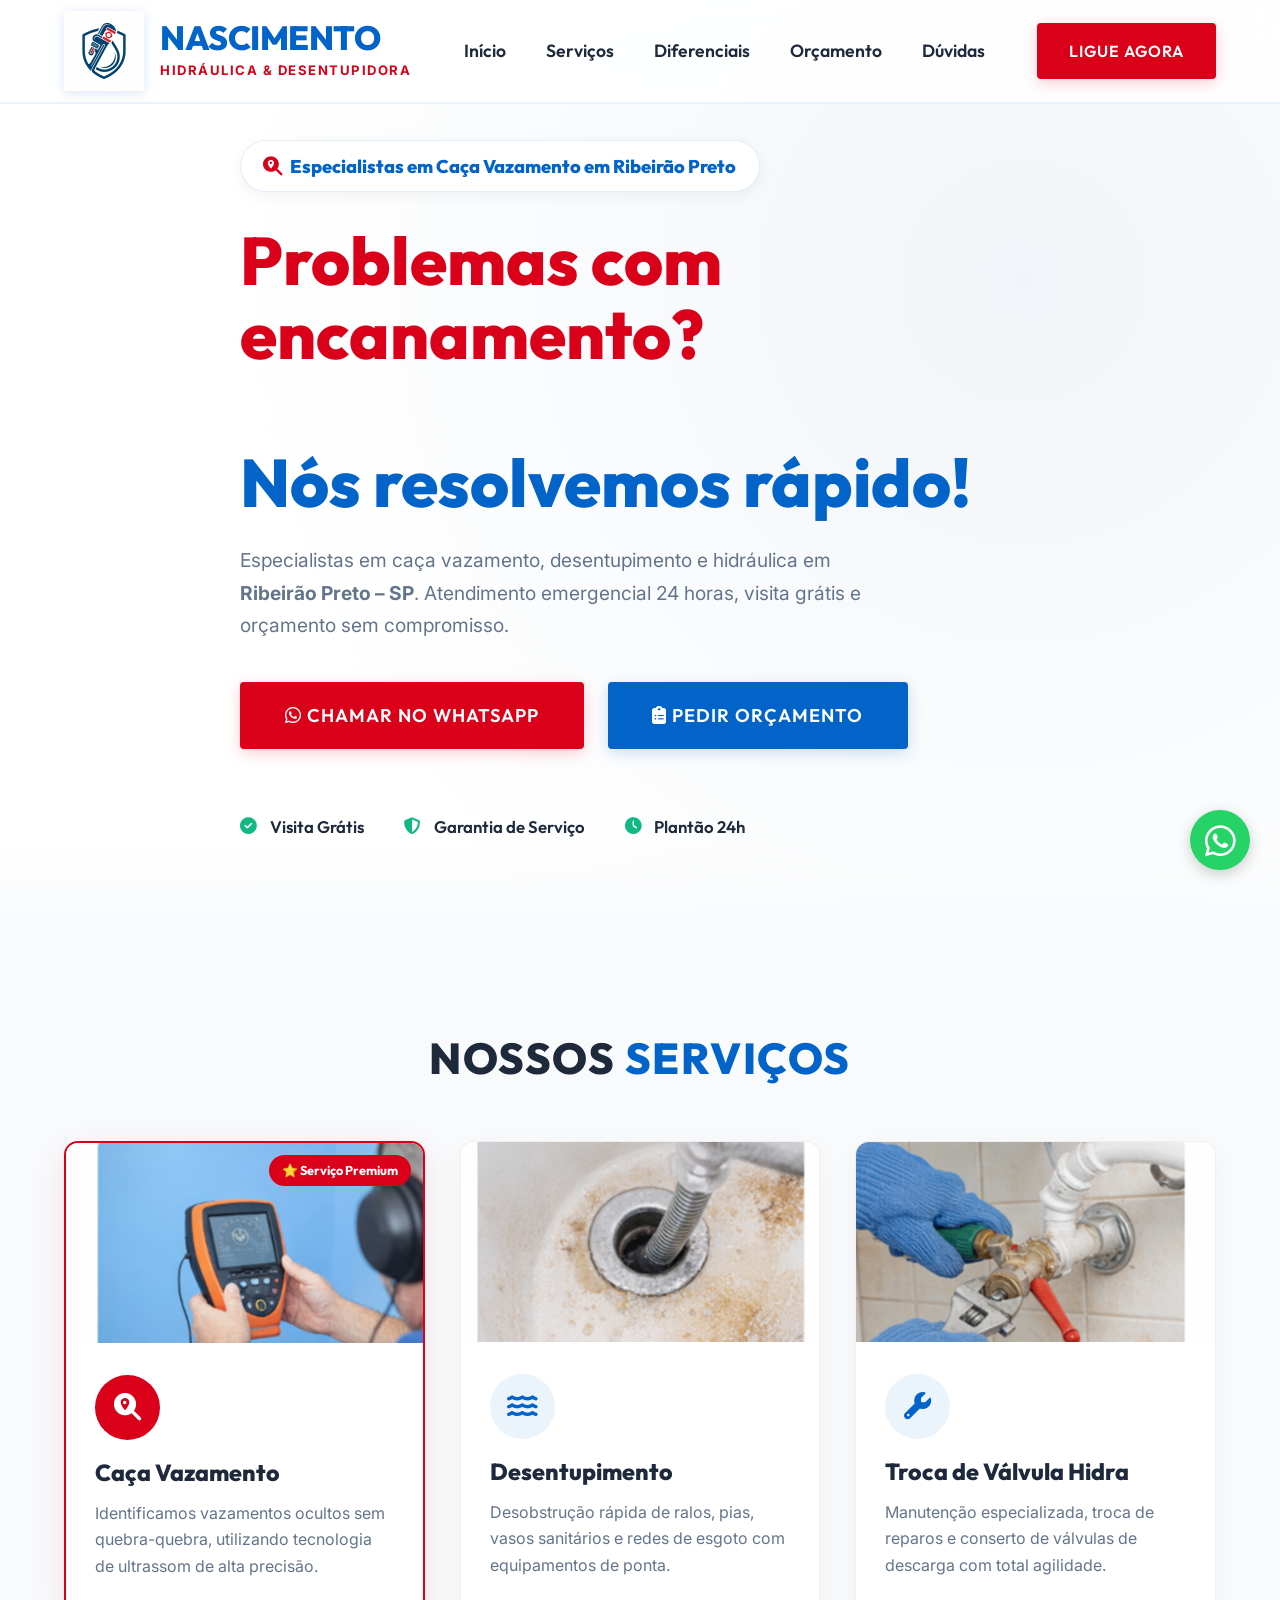
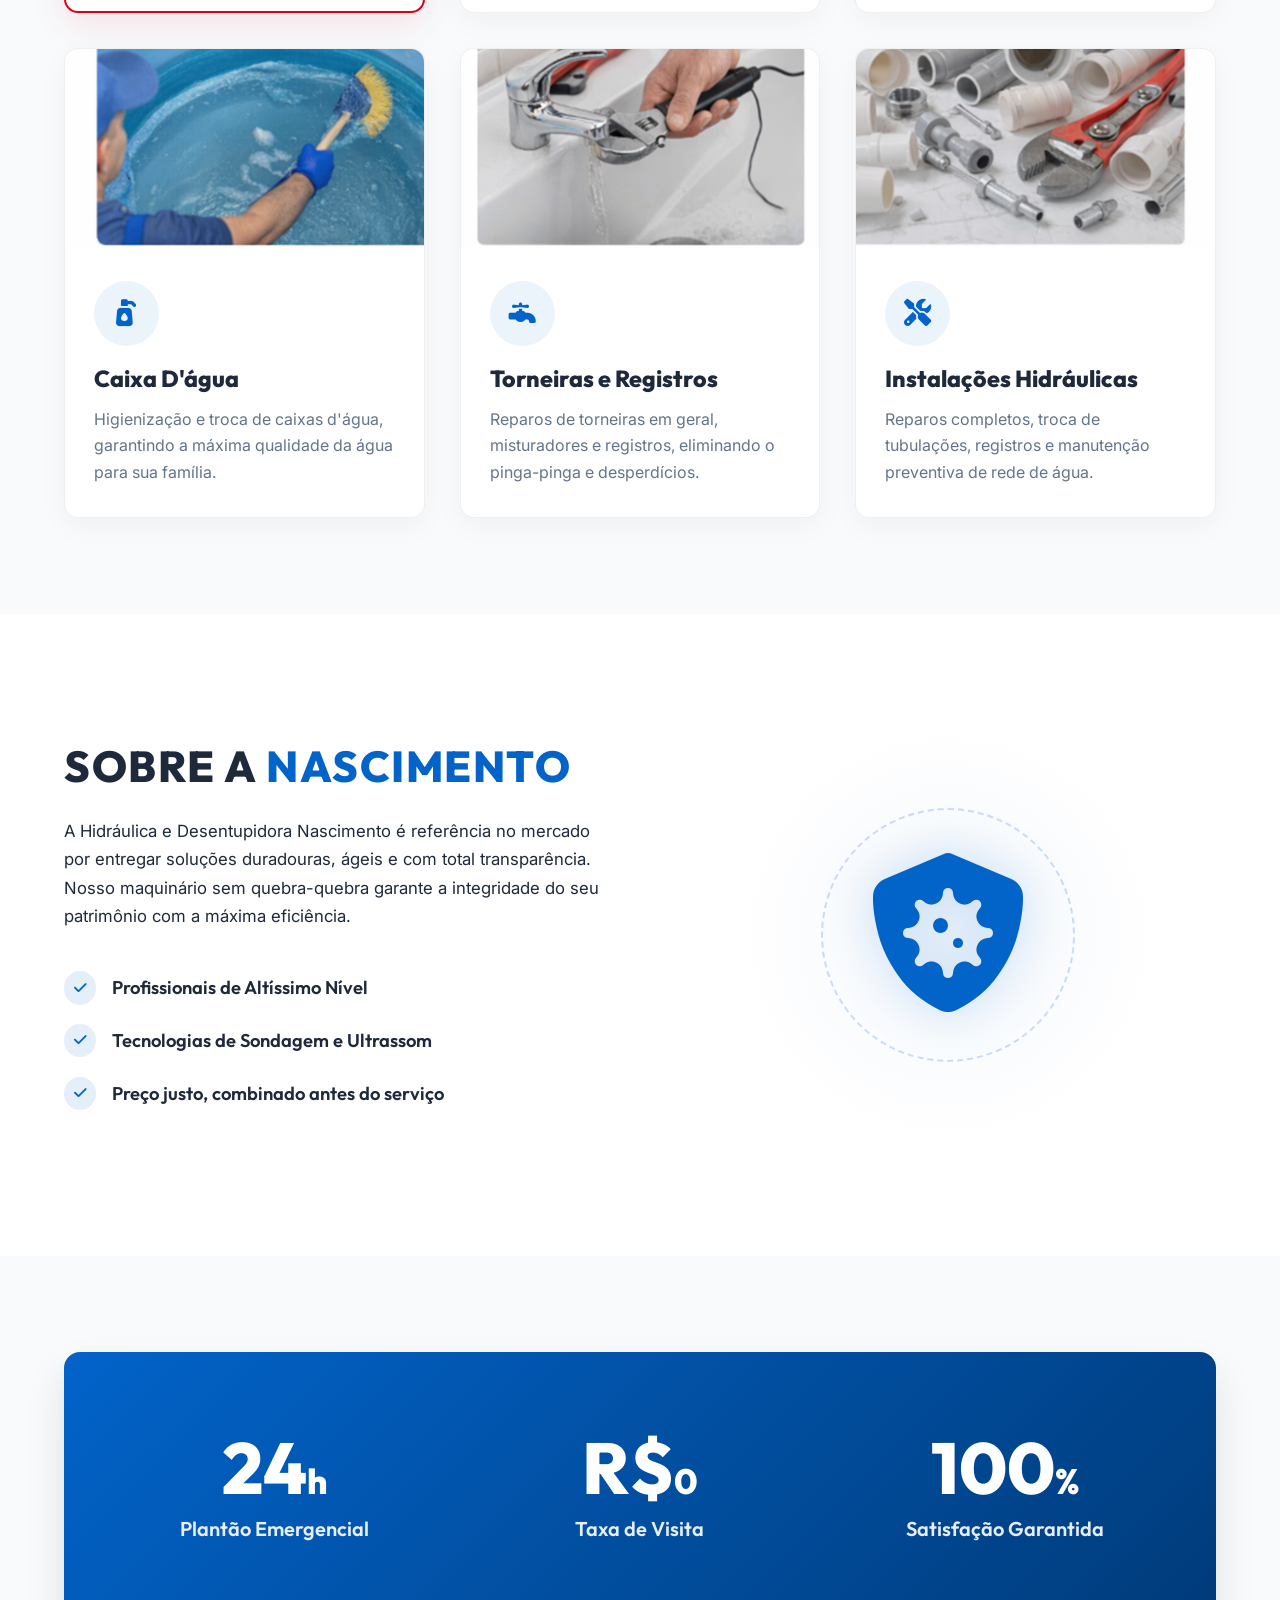
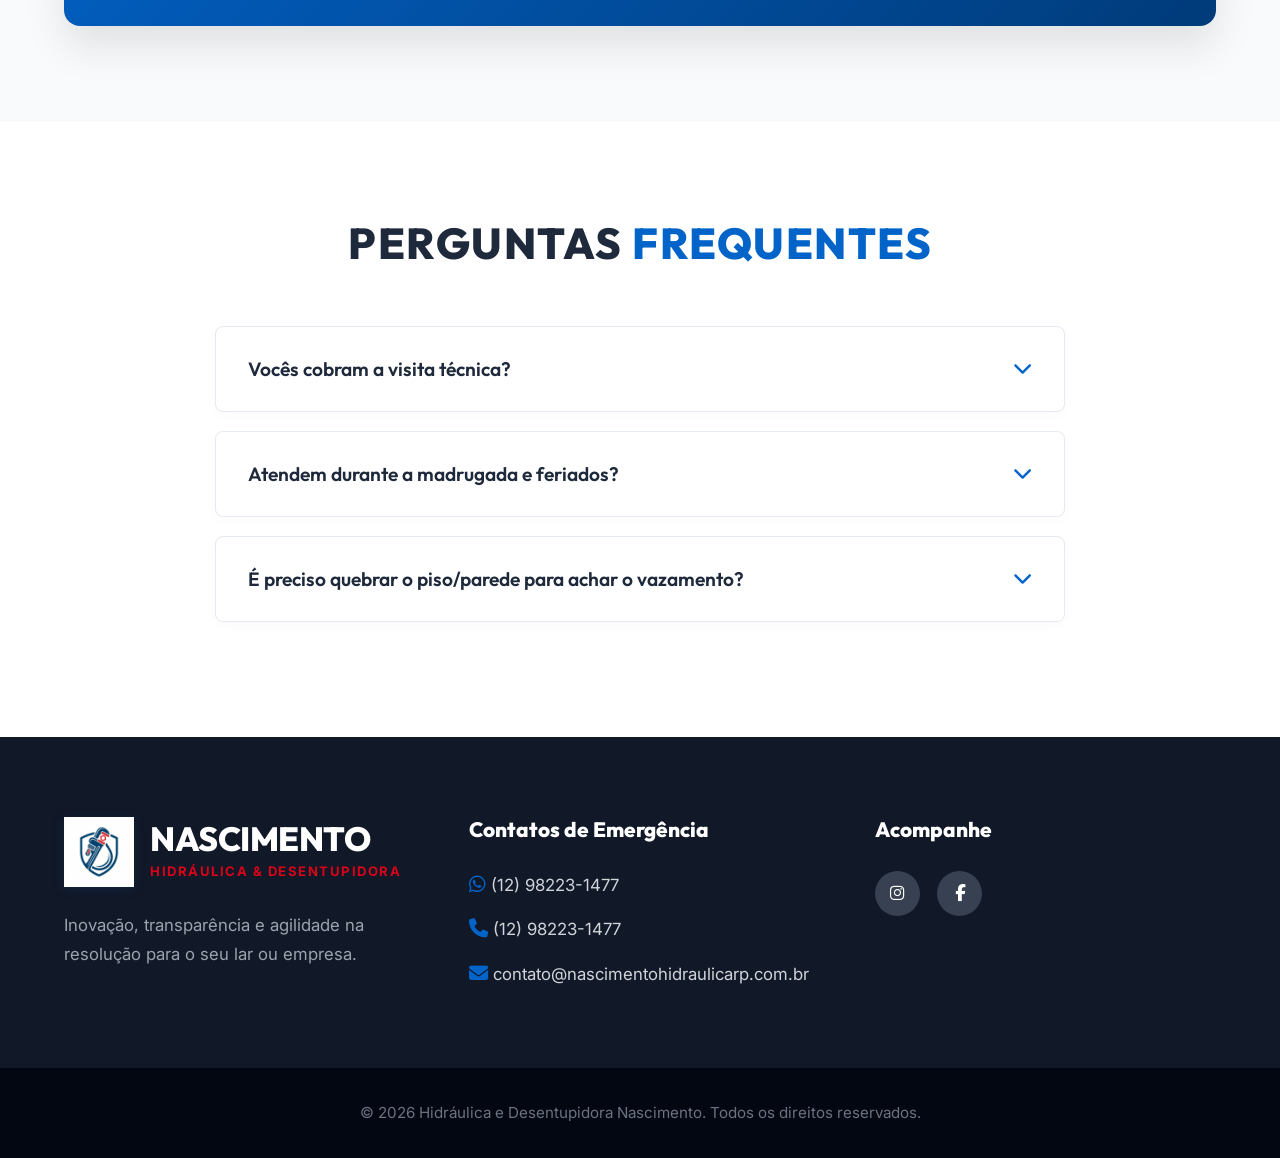
<file: index.html>
<!DOCTYPE html>
<html lang="pt-BR">

<head>
    <meta charset="UTF-8">
    <meta name="viewport" content="width=device-width, initial-scale=1.0">

    <!-- ===== SEO Principal ===== -->
    <title>Hidráulica e Desentupidora em Ribeirão Preto | Nascimento 24h</title>
    <link rel="icon" href="assets/new_logo.png" type="image/png">
    <meta name="description"
        content="Hidráulica e Desentupidora Nascimento em Ribeirão Preto – SP. Caça vazamento, desentupimento, troca de válvula e instalações hidráulicas. Atendimento emergencial 24h, visita grátis. Ligue: (12) 98223-1477.">
    <meta name="keywords"
        content="hidráulica Ribeirão Preto, desentupidora Ribeirão Preto, caça vazamento Ribeirão Preto, encanador Ribeirão Preto, desentupimento Ribeirão Preto, conserto vazamento RP, hidráulica 24h Ribeirão Preto, desentupidora 24h RP, Nascimento Hidráulica">
    <meta name="author" content="Nascimento Hidráulica e Desentupidora">
    <meta name="robots" content="index, follow">
    <meta name="geo.region" content="BR-SP">
    <meta name="geo.placename" content="Ribeirão Preto">

    <!-- ===== URL Canônica ===== -->
    <link rel="canonical" href="https://www.nascimentohidraulicarp.com.br/">

    <!-- ===== Open Graph (WhatsApp / Facebook) ===== -->
    <meta property="og:type" content="website">
    <meta property="og:url" content="https://www.nascimentohidraulicarp.com.br/">
    <meta property="og:title" content="Hidráulica e Desentupidora em Ribeirão Preto | Nascimento 24h">
    <meta property="og:description"
        content="Caça vazamento, desentupimento e hidráulica em Ribeirão Preto – SP. Atendimento 24h, visita grátis. Ligue agora: (12) 98223-1477.">
    <meta property="og:image" content="https://www.nascimentohidraulicarp.com.br/assets/new_logo.png">
    <meta property="og:locale" content="pt_BR">
    <meta property="og:site_name" content="Nascimento Hidráulica e Desentupidora">

    <!-- ===== Twitter Card ===== -->
    <meta name="twitter:card" content="summary_large_image">
    <meta name="twitter:title" content="Hidráulica e Desentupidora em Ribeirão Preto | Nascimento 24h">
    <meta name="twitter:description"
        content="Caça vazamento, desentupimento e hidráulica em Ribeirão Preto – SP. Atendimento 24h, visita grátis.">
    <meta name="twitter:image" content="https://www.nascimentohidraulicarp.com.br/assets/new_logo.png">

    <!-- ===== Schema.org LocalBusiness (Rich Results Google) ===== -->
    <script type="application/ld+json">
    {
      "@context": "https://schema.org",
      "@type": "Plumber",
      "name": "Nascimento Hidráulica e Desentupidora",
      "image": "https://www.nascimentohidraulicarp.com.br/assets/new_logo.png",
      "url": "https://www.nascimentohidraulicarp.com.br",
      "telephone": "+55-12-98223-1477",
      "email": "contato@nascimentohidraulicarp.com.br",
      "address": {
        "@type": "PostalAddress",
        "addressLocality": "Ribeirão Preto",
        "addressRegion": "SP",
        "addressCountry": "BR"
      },
      "geo": {
        "@type": "GeoCoordinates",
        "latitude": "-21.1767",
        "longitude": "-47.8208"
      },
      "openingHours": "Mo-Su 00:00-23:59",
      "priceRange": "$$",
      "areaServed": "Ribeirão Preto e região",
      "description": "Hidráulica e Desentupidora Nascimento – especialistas em caça vazamento, desentupimento e instalações hidráulicas em Ribeirão Preto – SP. Atendimento 24h.",
      "sameAs": [
        "https://www.instagram.com/",
        "https://www.facebook.com/"
      ]
    }
    </script>

    <link
        href="https://fonts.googleapis.com/css2?family=Outfit:wght@300;400;600;800&family=Inter:wght@400;500&display=swap"
        rel="stylesheet">
    <link href="https://cdnjs.cloudflare.com/ajax/libs/font-awesome/6.4.0/css/all.min.css" rel="stylesheet">
    <link rel="stylesheet" href="style.css">

    <!-- Google tag (gtag.js) -->
    <script async src="https://www.googletagmanager.com/gtag/js?id=AW-18058704619"></script>
    <script>
      window.dataLayer = window.dataLayer || [];
      function gtag(){dataLayer.push(arguments);}
      gtag('js', new Date());

      gtag('config', 'AW-18058704619');
    </script>
</head>

<body>
    <header class="navbar">
        <div class="container nav-container">
            <a href="#" class="logo-container">
                <img src="assets/new_logo.png" alt="Simbolo Nascimento" class="logo-icon">
                <div class="logo-text">
                    <span class="nascimento">NASCIMENTO</span>
                    <span class="subtext">Hidráulica &amp; Desentupidora</span>
                </div>
            </a>
            <div class="nav-toggle" id="mobile-menu">
                <i class="fas fa-bars"></i>
            </div>
            <ul class="nav-menu">
                <li><a href="#inicio">Início</a></li>
                <li><a href="#servicos">Serviços</a></li>
                <li><a href="#diferenciais">Diferenciais</a></li>
                <li><a href="orcamento/index.html" class="highlight-red" style="font-weight: 600;">Orçamento</a></li>
                <li><a href="#faq">Dúvidas</a></li>
            </ul>
            <a href="#contato" class="btn btn-primary pulse">Ligue Agora</a>
        </div>
    </header>

    <main>
        <section id="inicio" class="hero">
            <div class="container hero-content">
                <div class="hero-badge"><i class="fas fa-search-location"></i> Especialistas em Caça Vazamento em
                    Ribeirão Preto</div>
                <h1><span class="highlight-red">Problemas com encanamento?</span><br><span class="highlight">Nós
                        resolvemos rápido!</span></h1>
                <p>Especialistas em caça vazamento, desentupimento e hidráulica em <strong>Ribeirão Preto – SP</strong>.
                    Atendimento emergencial 24 horas, visita grátis e orçamento sem compromisso.</p>
                <div class="hero-buttons">
                    <a href="https://wa.me/5512982231477" target="_blank" class="btn btn-primary btn-large pulse"><i
                            class="fab fa-whatsapp"></i> Chamar no WhatsApp</a>
                    <a href="orcamento/index.html" class="btn btn-secondary btn-large"><i class="fas fa-clipboard-list"></i> Pedir Orçamento</a>
                </div>
                <div class="trust-indicators">
                    <span><i class="fas fa-check-circle"></i> Visita Grátis</span>
                    <span><i class="fas fa-shield-alt"></i> Garantia de Serviço</span>
                    <span><i class="fas fa-clock"></i> Plantão 24h</span>
                </div>
            </div>
        </section>

        <section id="servicos" class="services">
            <div class="container">
                <h2 class="section-title">Nossos <span>Serviços</span></h2>
                <div class="services-grid">

                    <!-- Caça Vazamento - Destaque -->
                    <div class="service-card featured-card">
                        <div class="service-img-wrapper">
                            <img src="assets/caca_vazamento.png" alt="Caça Vazamento" class="service-img">
                            <div class="featured-badge">⭐ Serviço Premium</div>
                        </div>
                        <div class="service-body">
                            <div class="icon-wrapper" style="background: var(--primary-red); color: white;"><i
                                    class="fas fa-search-location"></i></div>
                            <h3>Caça Vazamento</h3>
                            <p>Identificamos vazamentos ocultos sem quebra-quebra, utilizando tecnologia de ultrassom de
                                alta precisão.</p>
                        </div>
                    </div>

                    <!-- Desentupimento -->
                    <div class="service-card">
                        <div class="service-img-wrapper">
                            <img src="assets/desentupimento.png" alt="Desentupimento" class="service-img">
                        </div>
                        <div class="service-body">
                            <div class="icon-wrapper"><i class="fas fa-water"></i></div>
                            <h3>Desentupimento</h3>
                            <p>Desobstrução rápida de ralos, pias, vasos sanitários e redes de esgoto com equipamentos
                                de ponta.</p>
                        </div>
                    </div>

                    <!-- Troca de Válvula Hidra -->
                    <div class="service-card">
                        <div class="service-img-wrapper">
                            <img src="assets/troca_valvula.png" alt="Troca de Válvula" class="service-img">
                        </div>
                        <div class="service-body">
                            <div class="icon-wrapper"><i class="fas fa-wrench"></i></div>
                            <h3>Troca de Válvula Hidra</h3>
                            <p>Manutenção especializada, troca de reparos e conserto de válvulas de descarga com total
                                agilidade.</p>
                        </div>
                    </div>

                    <!-- Caixa D'água -->
                    <div class="service-card">
                        <div class="service-img-wrapper">
                            <img src="assets/caixa_dagua.png" alt="Caixa D'água" class="service-img">
                        </div>
                        <div class="service-body">
                            <div class="icon-wrapper"><i class="fas fa-pump-soap"></i></div>
                            <h3>Caixa D'água</h3>
                            <p>Higienização e troca de caixas d'água, garantindo a máxima qualidade da água para sua
                                família.</p>
                        </div>
                    </div>

                    <!-- Torneiras e Registros -->
                    <div class="service-card">
                        <div class="service-img-wrapper">
                            <img src="assets/torneiras.png" alt="Torneiras e Registros" class="service-img">
                        </div>
                        <div class="service-body">
                            <div class="icon-wrapper"><i class="fas fa-faucet"></i></div>
                            <h3>Torneiras e Registros</h3>
                            <p>Reparos de torneiras em geral, misturadores e registros, eliminando o pinga-pinga e
                                desperdícios.</p>
                        </div>
                    </div>

                    <!-- Instalações Hidráulicas -->
                    <div class="service-card">
                        <div class="service-img-wrapper">
                            <img src="assets/instalacoes.png" alt="Instalações Hidráulicas" class="service-img">
                        </div>
                        <div class="service-body">
                            <div class="icon-wrapper"><i class="fas fa-tools"></i></div>
                            <h3>Instalações Hidráulicas</h3>
                            <p>Reparos completos, troca de tubulações, registros e manutenção preventiva de rede de
                                água.</p>
                        </div>
                    </div>

                </div>
            </div>
        </section>

        <section id="sobre" class="about">
            <div class="container about-container">
                <div class="about-text">
                    <h2 class="section-title">Sobre a <span>Nascimento</span></h2>
                    <p>A Hidráulica e Desentupidora Nascimento é referência no mercado por entregar soluções duradouras,
                        ágeis e com total transparência. Nosso maquinário sem quebra-quebra garante a integridade do seu
                        patrimônio com a máxima eficiência.</p>
                    <ul class="about-list">
                        <li><i class="fas fa-check"></i> Profissionais de Altíssimo Nível</li>
                        <li><i class="fas fa-check"></i> Tecnologias de Sondagem e Ultrassom</li>
                        <li><i class="fas fa-check"></i> Preço justo, combinado antes do serviço</li>
                    </ul>
                </div>
                <div class="about-image-standin">
                    <div class="shield-graphic">
                        <i class="fas fa-shield-virus"></i>
                    </div>
                </div>
            </div>
        </section>

        <section id="diferenciais" class="differentials">
            <div class="container">
                <div class="diff-grid">
                    <div class="diff-item">
                        <h2>24<span class="small">h</span></h2>
                        <p>Plantão Emergencial</p>
                    </div>
                    <div class="diff-item">
                        <h2>R$<span class="small">0</span></h2>
                        <p>Taxa de Visita</p>
                    </div>
                    <div class="diff-item">
                        <h2>100<span class="small">%</span></h2>
                        <p>Satisfação Garantida</p>
                    </div>
                </div>
            </div>
        </section>

        <section id="faq" class="faq">
            <div class="container">
                <h2 class="section-title">Perguntas <span>Frequentes</span></h2>
                <div class="accordion">
                    <div class="accordion-item">
                        <div class="accordion-header">Vocês cobram a visita técnica? <i class="fas fa-chevron-down"></i>
                        </div>
                        <div class="accordion-content">
                            <p>Não! Nossa visita para avaliação e laudo é totalmente gratuita e sem compromisso em todo
                                o período de plantão.</p>
                        </div>
                    </div>
                    <div class="accordion-item">
                        <div class="accordion-header">Atendem durante a madrugada e feriados? <i
                                class="fas fa-chevron-down"></i></div>
                        <div class="accordion-content">
                            <p>Com certeza. Sabemos que vazamentos e entupimentos não têm hora para acontecer. Estamos
                                prontos 24 horas por dia, incluindo domingos e feriados.</p>
                        </div>
                    </div>
                    <div class="accordion-item">
                        <div class="accordion-header">É preciso quebrar o piso/parede para achar o vazamento? <i
                                class="fas fa-chevron-down"></i></div>
                        <div class="accordion-content">
                            <p>Quase nunca. Nossa equipe utiliza tecnologia de geofone (ultrassom) para identificar o
                                local exato do vazamento. Dessa forma, intervimos somente sobre a área afetada,
                                reduzindo custos e poeira.</p>
                        </div>
                    </div>
                </div>
            </div>
        </section>
    </main>

    <footer id="contato">
        <div class="container footer-content">
            <div class="footer-info">
                <a href="#" class="logo-container"
                    style="background: transparent; margin-bottom: 1.5rem; display: inline-flex;">
                    <img src="assets/new_logo.png" alt="Simbolo Nascimento" class="logo-icon" style="height: 70px;">
                    <div class="logo-text">
                        <span class="nascimento" style="color: #fff;">NASCIMENTO</span>
                        <span class="subtext">Hidráulica &amp; Desentupidora</span>
                    </div>
                </a>
                <p>Inovação, transparência e agilidade na resolução para o seu lar ou empresa.</p>
            </div>
            <div class="footer-contacts">
                <h3>Contatos de Emergência</h3>
                <p><a href="https://wa.me/5512982231477" target="_blank" style="color:inherit;text-decoration:none;"><i
                            class="fab fa-whatsapp"></i> (12) 98223-1477</a></p>
                <p><a href="tel:+5512982231477" style="color:inherit;text-decoration:none;"><i class="fas fa-phone"></i>
                        (12) 98223-1477</a></p>
                <p><a href="mailto:contato@nascimentohidraulicarp.com.br"
                        style="color:inherit;text-decoration:none;"><i class="fas fa-envelope"></i>
                        contato@nascimentohidraulicarp.com.br</a></p>
            </div>
            <div class="footer-social">
                <h3>Acompanhe</h3>
                <a href="#"><i class="fab fa-instagram"></i></a>
                <a href="#"><i class="fab fa-facebook-f"></i></a>
            </div>
        </div>
        <div class="footer-bottom">
            <p>&copy; <span id="year">2026</span> Hidráulica e Desentupidora Nascimento. Todos os direitos reservados.
            </p>
        </div>
    </footer>

    <!-- Botão Flutuante do WhatsApp -->
    <a href="https://wa.me/5512982231477?text=Olá!%20Gostaria%20de%20solicitar%20um%20serviço%20com%20a%20Nascimento%20Hidráulica." class="whatsapp-float" target="_blank" aria-label="Fale conosco pelo WhatsApp">
        <i class="fab fa-whatsapp"></i>
    </a>

    <script src="script.js"></script>
</body>
</html>
</file>
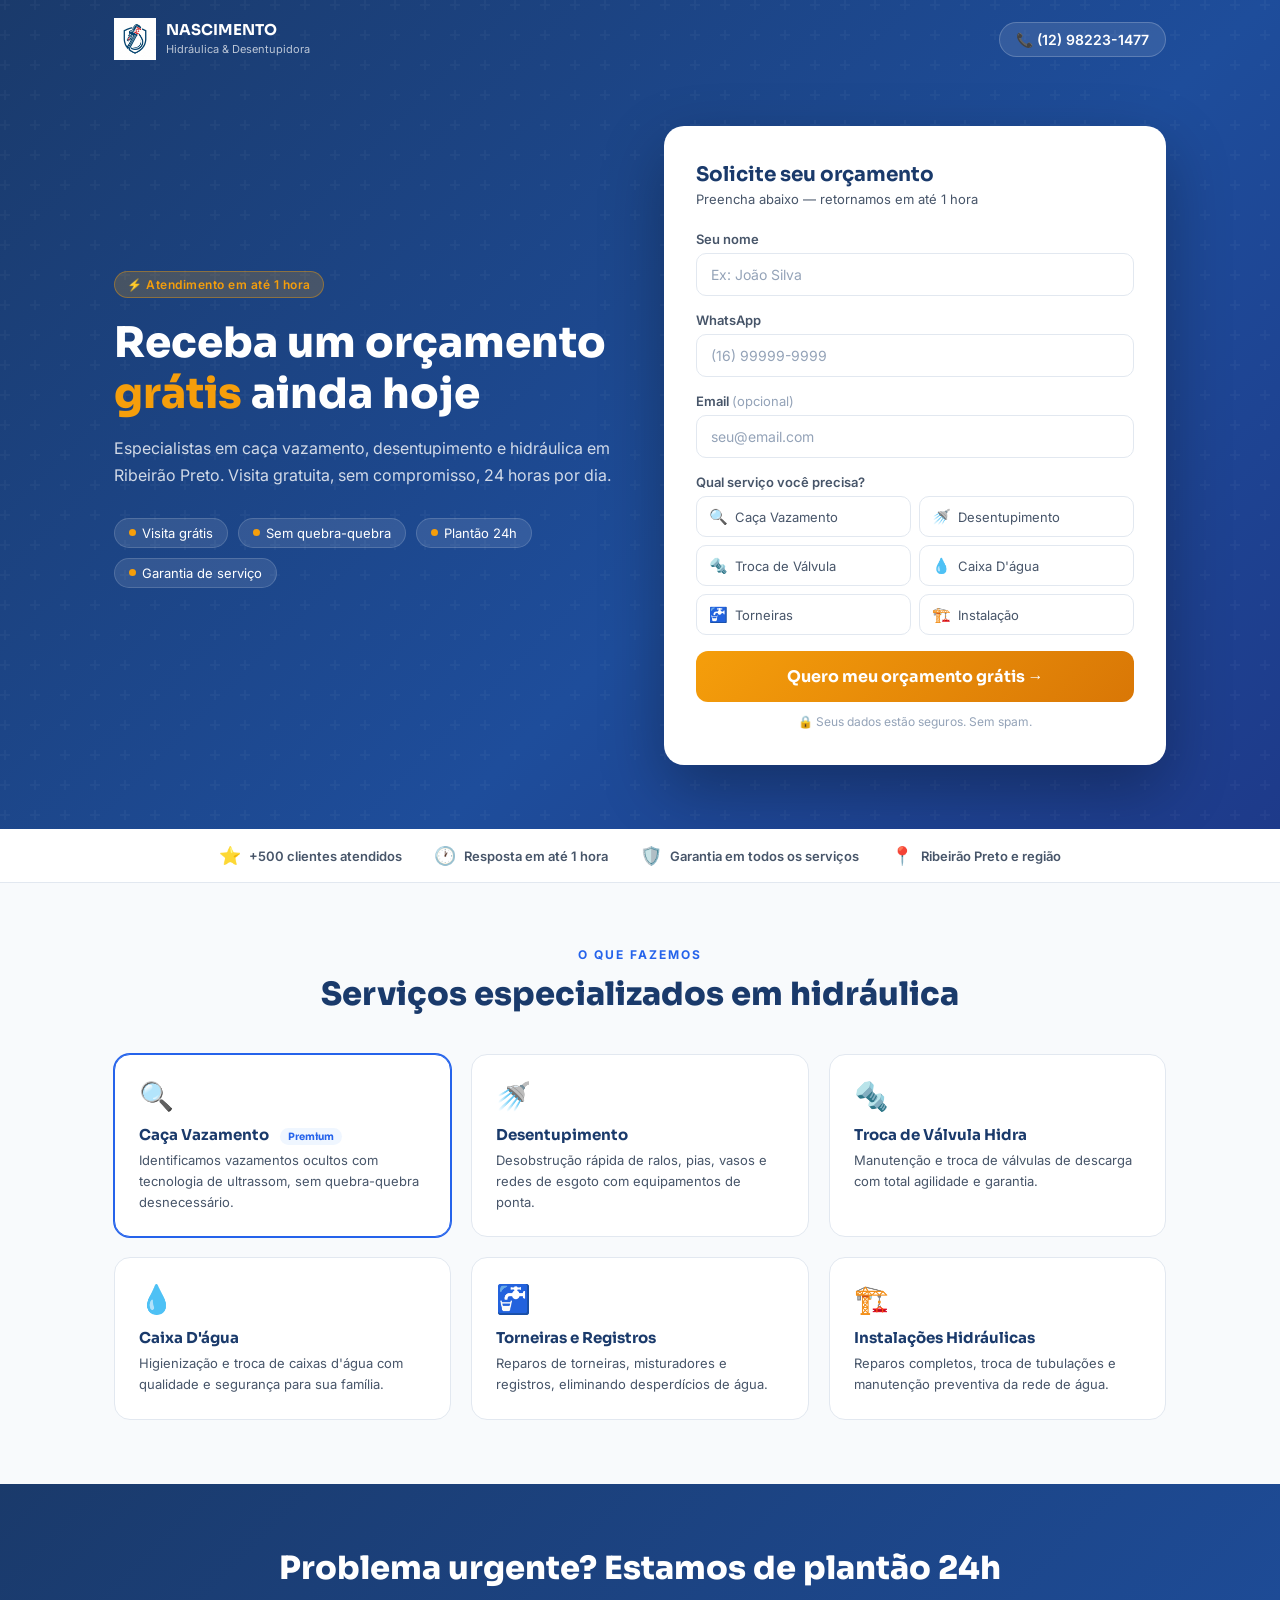
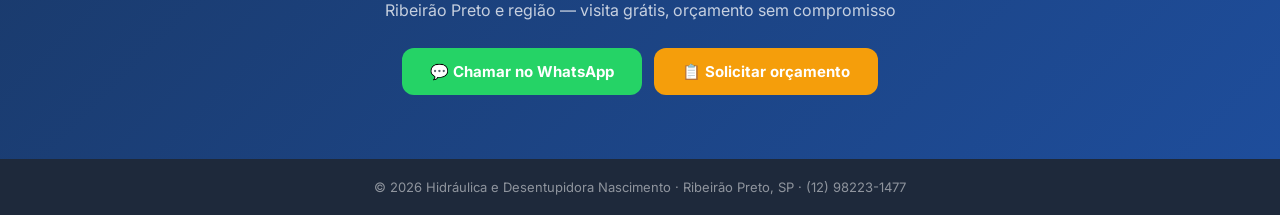
<file: orcamento/index.html>
<!DOCTYPE html>
<html lang="pt-BR">
<head>
  <meta charset="UTF-8" />
  <meta name="viewport" content="width=device-width, initial-scale=1.0"/>
  <title>Orçamento Grátis — Nascimento Hidráulica & Desentupidora</title>
  <link rel="icon" href="../assets/new_logo.png" type="image/png">
  <style>
    @import url('https://fonts.googleapis.com/css2?family=Sora:wght@400;600;700;800&family=Inter:wght@400;500&display=swap');

    *, *::before, *::after { box-sizing: border-box; margin: 0; padding: 0; }

    :root {
      --blue: #1a3a6b;
      --blue-mid: #1e4d9b;
      --blue-light: #2563eb;
      --accent: #f59e0b;
      --accent-dark: #d97706;
      --white: #ffffff;
      --gray-50: #f8fafc;
      --gray-100: #f1f5f9;
      --gray-400: #94a3b8;
      --gray-600: #475569;
      --gray-800: #1e293b;
      --success: #16a34a;
    }

    html { scroll-behavior: smooth; }

    body {
      font-family: 'Inter', sans-serif;
      background: var(--gray-50);
      color: var(--gray-800);
      min-height: 100vh;
    }

    /* ── HERO ── */
    .hero {
      background: linear-gradient(135deg, var(--blue) 0%, var(--blue-mid) 60%, #1e3a8a 100%);
      padding: 0;
      position: relative;
      overflow: hidden;
    }

    .hero::before {
      content: '';
      position: absolute;
      inset: 0;
      background: url("data:image/svg+xml,%3Csvg width='60' height='60' viewBox='0 0 60 60' xmlns='http://www.w3.org/2000/svg'%3E%3Cg fill='none' fill-rule='evenodd'%3E%3Cg fill='%23ffffff' fill-opacity='0.03'%3E%3Cpath d='M36 34v-4h-2v4h-4v2h4v4h2v-4h4v-2h-4zm0-30V0h-2v4h-4v2h4v4h2V6h4V4h-4zM6 34v-4H4v4H0v2h4v4h2v-4h4v-2H6zM6 4V0H4v4H0v2h4v4h2V6h4V4H6z'/%3E%3C/g%3E%3C/g%3E%3C/svg%3E");
    }

    .nav {
      display: flex;
      align-items: center;
      justify-content: space-between;
      padding: 18px 24px;
      position: relative;
      z-index: 2;
      max-width: 1100px;
      margin: 0 auto;
    }

    .logo {
      display: flex;
      align-items: center;
      gap: 10px;
      text-decoration: none;
    }

    .logo-icon {
      width: 38px;
      height: 38px;
      background: var(--accent);
      border-radius: 8px;
      display: flex;
      align-items: center;
      justify-content: center;
      font-size: 18px;
    }

    .logo-text { color: white; }
    .logo-text strong { display: block; font-family: 'Sora', sans-serif; font-size: 15px; font-weight: 700; line-height: 1; }
    .logo-text span { font-size: 11px; opacity: 0.7; }

    .nav-phone {
      color: white;
      text-decoration: none;
      font-size: 14px;
      font-weight: 600;
      background: rgba(255,255,255,0.1);
      border: 1px solid rgba(255,255,255,0.2);
      padding: 8px 16px;
      border-radius: 50px;
      transition: background 0.2s;
    }
    .nav-phone:hover { background: rgba(255,255,255,0.2); }

    .hero-body {
      display: grid;
      grid-template-columns: 1fr 1fr;
      gap: 48px;
      align-items: center;
      max-width: 1100px;
      margin: 0 auto;
      padding: 48px 24px 64px;
      position: relative;
      z-index: 2;
    }

    .hero-left {}

    .badge {
      display: inline-flex;
      align-items: center;
      gap: 6px;
      background: rgba(245,158,11,0.2);
      border: 1px solid rgba(245,158,11,0.4);
      color: var(--accent);
      font-size: 12px;
      font-weight: 600;
      padding: 5px 12px;
      border-radius: 50px;
      margin-bottom: 20px;
      letter-spacing: 0.5px;
    }

    .hero-title {
      font-family: 'Sora', sans-serif;
      font-size: clamp(28px, 4vw, 42px);
      font-weight: 800;
      color: white;
      line-height: 1.2;
      margin-bottom: 16px;
    }

    .hero-title span { color: var(--accent); }

    .hero-sub {
      color: rgba(255,255,255,0.8);
      font-size: 16px;
      line-height: 1.7;
      margin-bottom: 28px;
    }

    .pills {
      display: flex;
      flex-wrap: wrap;
      gap: 10px;
      margin-bottom: 32px;
    }

    .pill {
      display: flex;
      align-items: center;
      gap: 6px;
      background: rgba(255,255,255,0.1);
      color: white;
      font-size: 13px;
      padding: 6px 14px;
      border-radius: 50px;
      border: 1px solid rgba(255,255,255,0.15);
    }

    .pill-dot { width: 7px; height: 7px; border-radius: 50%; background: var(--accent); flex-shrink: 0; }

    /* ── FORM CARD ── */
    .form-card {
      background: white;
      border-radius: 20px;
      padding: 36px 32px;
      box-shadow: 0 24px 64px rgba(0,0,0,0.3);
    }

    .form-title {
      font-family: 'Sora', sans-serif;
      font-size: 20px;
      font-weight: 700;
      color: var(--blue);
      margin-bottom: 4px;
    }

    .form-sub {
      font-size: 13px;
      color: var(--gray-600);
      margin-bottom: 24px;
    }

    .form-group { margin-bottom: 16px; }

    label {
      display: block;
      font-size: 13px;
      font-weight: 600;
      color: var(--gray-600);
      margin-bottom: 6px;
    }

    input, select, textarea {
      width: 100%;
      padding: 12px 14px;
      border: 1.5px solid #e2e8f0;
      border-radius: 10px;
      font-size: 14px;
      font-family: 'Inter', sans-serif;
      color: var(--gray-800);
      background: white;
      transition: border-color 0.2s, box-shadow 0.2s;
      outline: none;
      -webkit-appearance: none;
    }

    input:focus, select:focus, textarea:focus {
      border-color: var(--blue-light);
      box-shadow: 0 0 0 3px rgba(37,99,235,0.1);
    }

    input::placeholder, textarea::placeholder { color: var(--gray-400); }

    .services-grid {
      display: grid;
      grid-template-columns: 1fr 1fr;
      gap: 8px;
      margin-top: 6px;
    }

    .service-btn {
      padding: 10px 12px;
      border: 1.5px solid #e2e8f0;
      border-radius: 10px;
      font-size: 13px;
      font-family: 'Inter', sans-serif;
      color: var(--gray-600);
      background: white;
      cursor: pointer;
      text-align: left;
      transition: all 0.15s;
      display: flex;
      align-items: center;
      gap: 7px;
    }

    .service-btn:hover { border-color: var(--blue-light); color: var(--blue); }
    .service-btn.selected { border-color: var(--blue-light); background: #eff6ff; color: var(--blue); font-weight: 600; }
    .service-btn .svc-icon { font-size: 15px; }

    .submit-btn {
      width: 100%;
      padding: 15px;
      background: linear-gradient(135deg, var(--accent) 0%, var(--accent-dark) 100%);
      color: white;
      font-family: 'Sora', sans-serif;
      font-size: 16px;
      font-weight: 700;
      border: none;
      border-radius: 12px;
      cursor: pointer;
      transition: transform 0.15s, box-shadow 0.15s;
      margin-top: 8px;
      display: flex;
      align-items: center;
      justify-content: center;
      gap: 8px;
    }

    .submit-btn:hover { transform: translateY(-1px); box-shadow: 0 8px 24px rgba(217,119,6,0.4); }
    .submit-btn:active { transform: translateY(0); }
    .submit-btn:disabled { opacity: 0.7; cursor: not-allowed; transform: none; }

    .form-footer {
      text-align: center;
      font-size: 12px;
      color: var(--gray-400);
      margin-top: 12px;
    }

    /* ── SUCCESS ── */
    .success-screen {
      display: none;
      text-align: center;
      padding: 20px 0;
    }

    .success-icon {
      width: 64px;
      height: 64px;
      background: #dcfce7;
      border-radius: 50%;
      display: flex;
      align-items: center;
      justify-content: center;
      font-size: 28px;
      margin: 0 auto 16px;
    }

    .success-title {
      font-family: 'Sora', sans-serif;
      font-size: 20px;
      font-weight: 700;
      color: var(--success);
      margin-bottom: 8px;
    }

    .success-sub { font-size: 14px; color: var(--gray-600); line-height: 1.6; margin-bottom: 24px; }

    .whatsapp-btn {
      display: inline-flex;
      align-items: center;
      gap: 8px;
      background: #25d366;
      color: white;
      text-decoration: none;
      padding: 13px 24px;
      border-radius: 12px;
      font-weight: 700;
      font-size: 15px;
      transition: background 0.2s;
    }

    .whatsapp-btn:hover { background: #1ebe5d; }

    /* ── TRUST BAR ── */
    .trust-bar {
      background: white;
      border-bottom: 1px solid #e2e8f0;
      padding: 16px 24px;
    }

    .trust-inner {
      max-width: 1100px;
      margin: 0 auto;
      display: flex;
      align-items: center;
      justify-content: center;
      gap: 32px;
      flex-wrap: wrap;
    }

    .trust-item {
      display: flex;
      align-items: center;
      gap: 8px;
      font-size: 13px;
      font-weight: 600;
      color: var(--gray-600);
    }

    .trust-item span { font-size: 18px; }

    /* ── SERVICES SECTION ── */
    .section {
      max-width: 1100px;
      margin: 0 auto;
      padding: 64px 24px;
    }

    .section-label {
      text-align: center;
      font-size: 12px;
      font-weight: 700;
      letter-spacing: 2px;
      color: var(--blue-light);
      text-transform: uppercase;
      margin-bottom: 12px;
    }

    .section-title {
      font-family: 'Sora', sans-serif;
      font-size: clamp(22px, 3vw, 32px);
      font-weight: 800;
      color: var(--blue);
      text-align: center;
      margin-bottom: 40px;
    }

    .services-cards {
      display: grid;
      grid-template-columns: repeat(3, 1fr);
      gap: 20px;
    }

    .svc-card {
      background: white;
      border: 1px solid #e2e8f0;
      border-radius: 16px;
      padding: 24px;
      transition: box-shadow 0.2s, transform 0.2s;
    }

    .svc-card:hover { box-shadow: 0 8px 24px rgba(0,0,0,0.08); transform: translateY(-2px); }
    .svc-card.featured { border-color: var(--blue-light); box-shadow: 0 0 0 1px var(--blue-light); }

    .svc-emoji { font-size: 28px; margin-bottom: 12px; display: block; }
    .svc-name { font-family: 'Sora', sans-serif; font-size: 15px; font-weight: 700; color: var(--blue); margin-bottom: 6px; }
    .svc-desc { font-size: 13px; color: var(--gray-600); line-height: 1.6; }
    .featured-tag { font-size: 10px; font-weight: 700; background: #eff6ff; color: var(--blue-light); padding: 2px 8px; border-radius: 50px; margin-left: 8px; }

    /* ── CTA BOTTOM ── */
    .cta-bottom {
      background: linear-gradient(135deg, var(--blue) 0%, var(--blue-mid) 100%);
      padding: 64px 24px;
      text-align: center;
    }

    .cta-bottom h2 {
      font-family: 'Sora', sans-serif;
      font-size: clamp(22px, 3vw, 32px);
      font-weight: 800;
      color: white;
      margin-bottom: 12px;
    }

    .cta-bottom p {
      color: rgba(255,255,255,0.75);
      font-size: 16px;
      margin-bottom: 28px;
    }

    .cta-btns { display: flex; gap: 12px; justify-content: center; flex-wrap: wrap; }

    .btn-wpp {
      display: inline-flex;
      align-items: center;
      gap: 8px;
      background: #25d366;
      color: white;
      text-decoration: none;
      padding: 14px 28px;
      border-radius: 12px;
      font-weight: 700;
      font-size: 15px;
    }

    .btn-scroll {
      display: inline-flex;
      align-items: center;
      gap: 8px;
      background: var(--accent);
      color: white;
      text-decoration: none;
      padding: 14px 28px;
      border-radius: 12px;
      font-weight: 700;
      font-size: 15px;
      cursor: pointer;
      border: none;
      font-family: 'Inter', sans-serif;
    }

    /* ── FOOTER ── */
    footer {
      background: var(--gray-800);
      color: rgba(255,255,255,0.5);
      text-align: center;
      padding: 20px;
      font-size: 13px;
    }

    /* ── RESPONSIVE ── */
    @media (max-width: 768px) {
      .hero-body { grid-template-columns: 1fr; gap: 32px; padding: 32px 20px 48px; }
      .services-cards { grid-template-columns: 1fr 1fr; }
      .trust-inner { gap: 16px; }
      .nav-phone { display: none; }
    }

    @media (max-width: 480px) {
      .services-cards { grid-template-columns: 1fr; }
      .services-grid { grid-template-columns: 1fr; }
      .form-card { padding: 24px 20px; }
    }

    /* ── LOADING SPINNER ── */
    .spinner {
      width: 18px; height: 18px;
      border: 2px solid rgba(255,255,255,0.3);
      border-top-color: white;
      border-radius: 50%;
      animation: spin 0.7s linear infinite;
    }
    @keyframes spin { to { transform: rotate(360deg); } }
  </style>
</head>
<body>

  <!-- NAV -->
  <div class="hero">
    <nav class="nav">
      <a href="https://nascimentohidraulicarp.com.br" class="logo">
        <img src="../assets/new_logo.png" alt="Logo Nascimento" class="logo-icon" style="background: transparent; width: auto; height: 42px; border-radius: 0;">
        <div class="logo-text">
          <strong>NASCIMENTO</strong>
          <span>Hidráulica & Desentupidora</span>
        </div>
      </a>
      <a href="tel:+5512982231477" class="nav-phone">📞 (12) 98223-1477</a>
    </nav>

    <!-- HERO BODY -->
    <div class="hero-body">
      <div class="hero-left">
        <div class="badge">⚡ Atendimento em até 1 hora</div>
        <h1 class="hero-title">
          Receba um orçamento <span>grátis</span> ainda hoje
        </h1>
        <p class="hero-sub">
          Especialistas em caça vazamento, desentupimento e hidráulica em Ribeirão Preto.
          Visita gratuita, sem compromisso, 24 horas por dia.
        </p>
        <div class="pills">
          <div class="pill"><div class="pill-dot"></div>Visita grátis</div>
          <div class="pill"><div class="pill-dot"></div>Sem quebra-quebra</div>
          <div class="pill"><div class="pill-dot"></div>Plantão 24h</div>
          <div class="pill"><div class="pill-dot"></div>Garantia de serviço</div>
        </div>
      </div>

      <!-- FORM -->
      <div class="form-card" id="form-card">
        <div id="form-content">
          <div class="form-title">Solicite seu orçamento</div>
          <div class="form-sub">Preencha abaixo — retornamos em até 1 hora</div>

          <div class="form-group">
            <label for="nome">Seu nome</label>
            <input type="text" id="nome" placeholder="Ex: João Silva" required />
          </div>

          <div class="form-group">
            <label for="whatsapp">WhatsApp</label>
            <input type="tel" id="whatsapp" placeholder="(16) 99999-9999" required />
          </div>

          <div class="form-group">
            <label for="email">Email <span style="color:var(--gray-400);font-weight:400">(opcional)</span></label>
            <input type="email" id="email" placeholder="seu@email.com" />
          </div>

          <div class="form-group">
            <label>Qual serviço você precisa?</label>
            <div class="services-grid">
              <button type="button" class="service-btn" onclick="selectService(this, 'Caça Vazamento')">
                <span class="svc-icon">🔍</span> Caça Vazamento
              </button>
              <button type="button" class="service-btn" onclick="selectService(this, 'Desentupimento')">
                <span class="svc-icon">🚿</span> Desentupimento
              </button>
              <button type="button" class="service-btn" onclick="selectService(this, 'Troca de Válvula')">
                <span class="svc-icon">🔩</span> Troca de Válvula
              </button>
              <button type="button" class="service-btn" onclick="selectService(this, 'Caixa D água')">
                <span class="svc-icon">💧</span> Caixa D'água
              </button>
              <button type="button" class="service-btn" onclick="selectService(this, 'Torneiras e Registros')">
                <span class="svc-icon">🚰</span> Torneiras
              </button>
              <button type="button" class="service-btn" onclick="selectService(this, 'Instalação Hidráulica')">
                <span class="svc-icon">🏗️</span> Instalação
              </button>
            </div>
          </div>

          <button class="submit-btn" id="submit-btn" onclick="enviarLead()">
            Quero meu orçamento grátis →
          </button>
          <div class="form-footer">🔒 Seus dados estão seguros. Sem spam.</div>
        </div>

        <div class="success-screen" id="success-screen">
          <div class="success-icon">✅</div>
          <div class="success-title">Solicitação recebida!</div>
          <div class="success-sub">
            Recebemos seu pedido e entraremos em contato pelo WhatsApp <strong>em até 1 hora</strong>.<br/>
            Prefere falar agora? Chame direto:
          </div>
          <a href="https://wa.me/5512982231477" class="whatsapp-btn" target="_blank">
            💬 Chamar no WhatsApp agora
          </a>
        </div>
      </div>
    </div>
  </div>

  <!-- TRUST BAR -->
  <div class="trust-bar">
    <div class="trust-inner">
      <div class="trust-item"><span>⭐</span> +500 clientes atendidos</div>
      <div class="trust-item"><span>🕐</span> Resposta em até 1 hora</div>
      <div class="trust-item"><span>🛡️</span> Garantia em todos os serviços</div>
      <div class="trust-item"><span>📍</span> Ribeirão Preto e região</div>
    </div>
  </div>

  <!-- SERVICES -->
  <section class="section">
    <div class="section-label">O que fazemos</div>
    <h2 class="section-title">Serviços especializados em hidráulica</h2>
    <div class="services-cards">
      <div class="svc-card featured">
        <span class="svc-emoji">🔍</span>
        <div class="svc-name">Caça Vazamento <span class="featured-tag">Premium</span></div>
        <div class="svc-desc">Identificamos vazamentos ocultos com tecnologia de ultrassom, sem quebra-quebra desnecessário.</div>
      </div>
      <div class="svc-card">
        <span class="svc-emoji">🚿</span>
        <div class="svc-name">Desentupimento</div>
        <div class="svc-desc">Desobstrução rápida de ralos, pias, vasos e redes de esgoto com equipamentos de ponta.</div>
      </div>
      <div class="svc-card">
        <span class="svc-emoji">🔩</span>
        <div class="svc-name">Troca de Válvula Hidra</div>
        <div class="svc-desc">Manutenção e troca de válvulas de descarga com total agilidade e garantia.</div>
      </div>
      <div class="svc-card">
        <span class="svc-emoji">💧</span>
        <div class="svc-name">Caixa D'água</div>
        <div class="svc-desc">Higienização e troca de caixas d'água com qualidade e segurança para sua família.</div>
      </div>
      <div class="svc-card">
        <span class="svc-emoji">🚰</span>
        <div class="svc-name">Torneiras e Registros</div>
        <div class="svc-desc">Reparos de torneiras, misturadores e registros, eliminando desperdícios de água.</div>
      </div>
      <div class="svc-card">
        <span class="svc-emoji">🏗️</span>
        <div class="svc-name">Instalações Hidráulicas</div>
        <div class="svc-desc">Reparos completos, troca de tubulações e manutenção preventiva da rede de água.</div>
      </div>
    </div>
  </section>

  <!-- CTA BOTTOM -->
  <div class="cta-bottom">
    <h2>Problema urgente? Estamos de plantão 24h</h2>
    <p>Ribeirão Preto e região — visita grátis, orçamento sem compromisso</p>
    <div class="cta-btns">
      <a href="https://wa.me/5512982231477" class="btn-wpp" target="_blank">
        💬 Chamar no WhatsApp
      </a>
      <button class="btn-scroll" onclick="document.getElementById('nome').focus(); window.scrollTo({top:0,behavior:'smooth'})">
        📋 Solicitar orçamento
      </button>
    </div>
  </div>

  <footer>
    © 2026 Hidráulica e Desentupidora Nascimento · Ribeirão Preto, SP · (12) 98223-1477
  </footer>

  <script>
    let servicoSelecionado = '';

    function selectService(btn, servico) {
      document.querySelectorAll('.service-btn').forEach(b => b.classList.remove('selected'));
      btn.classList.add('selected');
      servicoSelecionado = servico;
    }

    async function enviarLead() {
      const nome = document.getElementById('nome').value.trim();
      const whatsapp = document.getElementById('whatsapp').value.trim();
      const email = document.getElementById('email').value.trim();

      if (!nome) { alert('Por favor, informe seu nome.'); return; }
      if (!whatsapp) { alert('Por favor, informe seu WhatsApp.'); return; }
      if (!servicoSelecionado) { alert('Por favor, selecione o serviço que precisa.'); return; }

      const btn = document.getElementById('submit-btn');
      btn.disabled = true;
      btn.innerHTML = '<div class="spinner"></div> Enviando...';

      const payload = {
        nome,
        email: email || 'nao-informado@lead.com',
        whatsapp: whatsapp.replace(/\D/g, ''),
        interesse: servicoSelecionado,
        origem: 'Landing Page — Nascimento Hidráulica',
        url: window.location.href
      };

      try {
        await fetch('https://tree-sputter-squishier.ngrok-free.dev/webhook/leads', {
          method: 'POST',
          headers: { 'Content-Type': 'application/json' },
          body: JSON.stringify(payload),
          mode: 'no-cors'
        });
      } catch (e) {
        console.log('Webhook enviado (no-cors)');
      }

      // Mostrar tela de sucesso
      document.getElementById('form-content').style.display = 'none';
      document.getElementById('success-screen').style.display = 'block';

      // GA / Meta Pixel event (se existir)
      if (window.gtag) gtag('event', 'lead', { event_category: 'formulario' });
      if (window.fbq) fbq('track', 'Lead');
    }

    // Máscara de telefone
    document.getElementById('whatsapp').addEventListener('input', function(e) {
      let v = e.target.value.replace(/\D/g, '').substring(0, 11);
      if (v.length >= 7) v = '(' + v.substring(0,2) + ') ' + v.substring(2,7) + '-' + v.substring(7);
      else if (v.length >= 3) v = '(' + v.substring(0,2) + ') ' + v.substring(2);
      else if (v.length > 0) v = '(' + v;
      e.target.value = v;
    });
  </script>
</body>
</html>
</file>
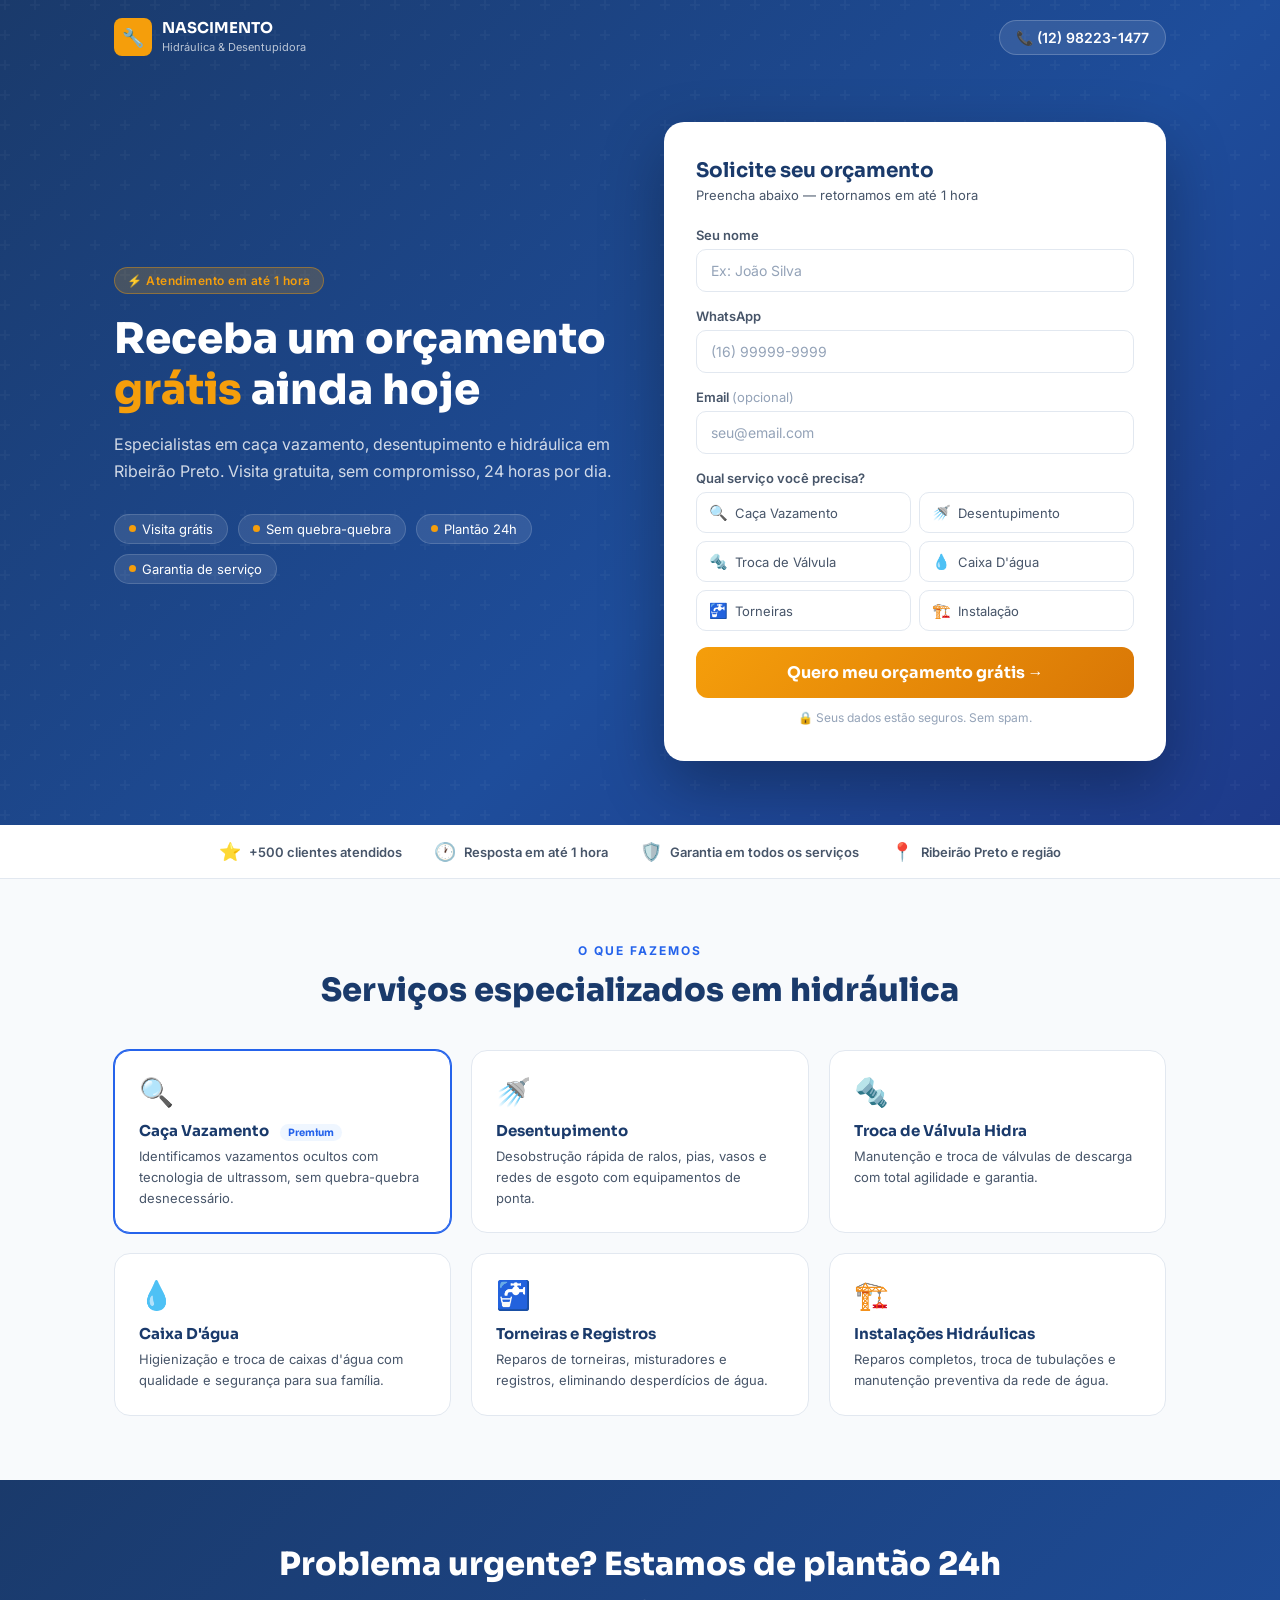
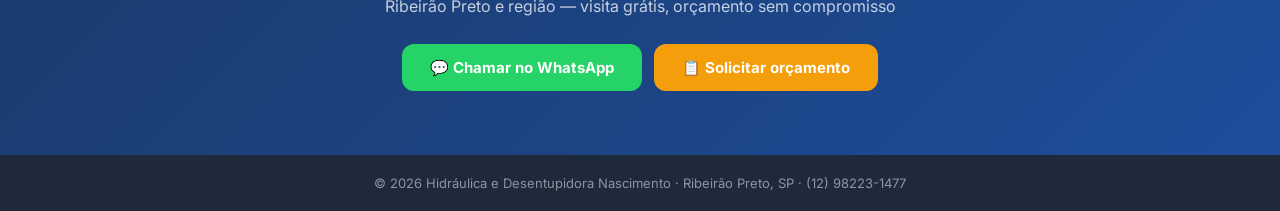
<file: nascimento-leads.html>
<!DOCTYPE html>
<html lang="pt-BR">
<head>
  <meta charset="UTF-8" />
  <meta name="viewport" content="width=device-width, initial-scale=1.0"/>
  <title>Orçamento Grátis — Nascimento Hidráulica & Desentupidora</title>
  <style>
    @import url('https://fonts.googleapis.com/css2?family=Sora:wght@400;600;700;800&family=Inter:wght@400;500&display=swap');

    *, *::before, *::after { box-sizing: border-box; margin: 0; padding: 0; }

    :root {
      --blue: #1a3a6b;
      --blue-mid: #1e4d9b;
      --blue-light: #2563eb;
      --accent: #f59e0b;
      --accent-dark: #d97706;
      --white: #ffffff;
      --gray-50: #f8fafc;
      --gray-100: #f1f5f9;
      --gray-400: #94a3b8;
      --gray-600: #475569;
      --gray-800: #1e293b;
      --success: #16a34a;
    }

    html { scroll-behavior: smooth; }

    body {
      font-family: 'Inter', sans-serif;
      background: var(--gray-50);
      color: var(--gray-800);
      min-height: 100vh;
    }

    /* ── HERO ── */
    .hero {
      background: linear-gradient(135deg, var(--blue) 0%, var(--blue-mid) 60%, #1e3a8a 100%);
      padding: 0;
      position: relative;
      overflow: hidden;
    }

    .hero::before {
      content: '';
      position: absolute;
      inset: 0;
      background: url("data:image/svg+xml,%3Csvg width='60' height='60' viewBox='0 0 60 60' xmlns='http://www.w3.org/2000/svg'%3E%3Cg fill='none' fill-rule='evenodd'%3E%3Cg fill='%23ffffff' fill-opacity='0.03'%3E%3Cpath d='M36 34v-4h-2v4h-4v2h4v4h2v-4h4v-2h-4zm0-30V0h-2v4h-4v2h4v4h2V6h4V4h-4zM6 34v-4H4v4H0v2h4v4h2v-4h4v-2H6zM6 4V0H4v4H0v2h4v4h2V6h4V4H6z'/%3E%3C/g%3E%3C/g%3E%3C/svg%3E");
    }

    .nav {
      display: flex;
      align-items: center;
      justify-content: space-between;
      padding: 18px 24px;
      position: relative;
      z-index: 2;
      max-width: 1100px;
      margin: 0 auto;
    }

    .logo {
      display: flex;
      align-items: center;
      gap: 10px;
      text-decoration: none;
    }

    .logo-icon {
      width: 38px;
      height: 38px;
      background: var(--accent);
      border-radius: 8px;
      display: flex;
      align-items: center;
      justify-content: center;
      font-size: 18px;
    }

    .logo-text { color: white; }
    .logo-text strong { display: block; font-family: 'Sora', sans-serif; font-size: 15px; font-weight: 700; line-height: 1; }
    .logo-text span { font-size: 11px; opacity: 0.7; }

    .nav-phone {
      color: white;
      text-decoration: none;
      font-size: 14px;
      font-weight: 600;
      background: rgba(255,255,255,0.1);
      border: 1px solid rgba(255,255,255,0.2);
      padding: 8px 16px;
      border-radius: 50px;
      transition: background 0.2s;
    }
    .nav-phone:hover { background: rgba(255,255,255,0.2); }

    .hero-body {
      display: grid;
      grid-template-columns: 1fr 1fr;
      gap: 48px;
      align-items: center;
      max-width: 1100px;
      margin: 0 auto;
      padding: 48px 24px 64px;
      position: relative;
      z-index: 2;
    }

    .hero-left {}

    .badge {
      display: inline-flex;
      align-items: center;
      gap: 6px;
      background: rgba(245,158,11,0.2);
      border: 1px solid rgba(245,158,11,0.4);
      color: var(--accent);
      font-size: 12px;
      font-weight: 600;
      padding: 5px 12px;
      border-radius: 50px;
      margin-bottom: 20px;
      letter-spacing: 0.5px;
    }

    .hero-title {
      font-family: 'Sora', sans-serif;
      font-size: clamp(28px, 4vw, 42px);
      font-weight: 800;
      color: white;
      line-height: 1.2;
      margin-bottom: 16px;
    }

    .hero-title span { color: var(--accent); }

    .hero-sub {
      color: rgba(255,255,255,0.8);
      font-size: 16px;
      line-height: 1.7;
      margin-bottom: 28px;
    }

    .pills {
      display: flex;
      flex-wrap: wrap;
      gap: 10px;
      margin-bottom: 32px;
    }

    .pill {
      display: flex;
      align-items: center;
      gap: 6px;
      background: rgba(255,255,255,0.1);
      color: white;
      font-size: 13px;
      padding: 6px 14px;
      border-radius: 50px;
      border: 1px solid rgba(255,255,255,0.15);
    }

    .pill-dot { width: 7px; height: 7px; border-radius: 50%; background: var(--accent); flex-shrink: 0; }

    /* ── FORM CARD ── */
    .form-card {
      background: white;
      border-radius: 20px;
      padding: 36px 32px;
      box-shadow: 0 24px 64px rgba(0,0,0,0.3);
    }

    .form-title {
      font-family: 'Sora', sans-serif;
      font-size: 20px;
      font-weight: 700;
      color: var(--blue);
      margin-bottom: 4px;
    }

    .form-sub {
      font-size: 13px;
      color: var(--gray-600);
      margin-bottom: 24px;
    }

    .form-group { margin-bottom: 16px; }

    label {
      display: block;
      font-size: 13px;
      font-weight: 600;
      color: var(--gray-600);
      margin-bottom: 6px;
    }

    input, select, textarea {
      width: 100%;
      padding: 12px 14px;
      border: 1.5px solid #e2e8f0;
      border-radius: 10px;
      font-size: 14px;
      font-family: 'Inter', sans-serif;
      color: var(--gray-800);
      background: white;
      transition: border-color 0.2s, box-shadow 0.2s;
      outline: none;
      -webkit-appearance: none;
    }

    input:focus, select:focus, textarea:focus {
      border-color: var(--blue-light);
      box-shadow: 0 0 0 3px rgba(37,99,235,0.1);
    }

    input::placeholder, textarea::placeholder { color: var(--gray-400); }

    .services-grid {
      display: grid;
      grid-template-columns: 1fr 1fr;
      gap: 8px;
      margin-top: 6px;
    }

    .service-btn {
      padding: 10px 12px;
      border: 1.5px solid #e2e8f0;
      border-radius: 10px;
      font-size: 13px;
      font-family: 'Inter', sans-serif;
      color: var(--gray-600);
      background: white;
      cursor: pointer;
      text-align: left;
      transition: all 0.15s;
      display: flex;
      align-items: center;
      gap: 7px;
    }

    .service-btn:hover { border-color: var(--blue-light); color: var(--blue); }
    .service-btn.selected { border-color: var(--blue-light); background: #eff6ff; color: var(--blue); font-weight: 600; }
    .service-btn .svc-icon { font-size: 15px; }

    .submit-btn {
      width: 100%;
      padding: 15px;
      background: linear-gradient(135deg, var(--accent) 0%, var(--accent-dark) 100%);
      color: white;
      font-family: 'Sora', sans-serif;
      font-size: 16px;
      font-weight: 700;
      border: none;
      border-radius: 12px;
      cursor: pointer;
      transition: transform 0.15s, box-shadow 0.15s;
      margin-top: 8px;
      display: flex;
      align-items: center;
      justify-content: center;
      gap: 8px;
    }

    .submit-btn:hover { transform: translateY(-1px); box-shadow: 0 8px 24px rgba(217,119,6,0.4); }
    .submit-btn:active { transform: translateY(0); }
    .submit-btn:disabled { opacity: 0.7; cursor: not-allowed; transform: none; }

    .form-footer {
      text-align: center;
      font-size: 12px;
      color: var(--gray-400);
      margin-top: 12px;
    }

    /* ── SUCCESS ── */
    .success-screen {
      display: none;
      text-align: center;
      padding: 20px 0;
    }

    .success-icon {
      width: 64px;
      height: 64px;
      background: #dcfce7;
      border-radius: 50%;
      display: flex;
      align-items: center;
      justify-content: center;
      font-size: 28px;
      margin: 0 auto 16px;
    }

    .success-title {
      font-family: 'Sora', sans-serif;
      font-size: 20px;
      font-weight: 700;
      color: var(--success);
      margin-bottom: 8px;
    }

    .success-sub { font-size: 14px; color: var(--gray-600); line-height: 1.6; margin-bottom: 24px; }

    .whatsapp-btn {
      display: inline-flex;
      align-items: center;
      gap: 8px;
      background: #25d366;
      color: white;
      text-decoration: none;
      padding: 13px 24px;
      border-radius: 12px;
      font-weight: 700;
      font-size: 15px;
      transition: background 0.2s;
    }

    .whatsapp-btn:hover { background: #1ebe5d; }

    /* ── TRUST BAR ── */
    .trust-bar {
      background: white;
      border-bottom: 1px solid #e2e8f0;
      padding: 16px 24px;
    }

    .trust-inner {
      max-width: 1100px;
      margin: 0 auto;
      display: flex;
      align-items: center;
      justify-content: center;
      gap: 32px;
      flex-wrap: wrap;
    }

    .trust-item {
      display: flex;
      align-items: center;
      gap: 8px;
      font-size: 13px;
      font-weight: 600;
      color: var(--gray-600);
    }

    .trust-item span { font-size: 18px; }

    /* ── SERVICES SECTION ── */
    .section {
      max-width: 1100px;
      margin: 0 auto;
      padding: 64px 24px;
    }

    .section-label {
      text-align: center;
      font-size: 12px;
      font-weight: 700;
      letter-spacing: 2px;
      color: var(--blue-light);
      text-transform: uppercase;
      margin-bottom: 12px;
    }

    .section-title {
      font-family: 'Sora', sans-serif;
      font-size: clamp(22px, 3vw, 32px);
      font-weight: 800;
      color: var(--blue);
      text-align: center;
      margin-bottom: 40px;
    }

    .services-cards {
      display: grid;
      grid-template-columns: repeat(3, 1fr);
      gap: 20px;
    }

    .svc-card {
      background: white;
      border: 1px solid #e2e8f0;
      border-radius: 16px;
      padding: 24px;
      transition: box-shadow 0.2s, transform 0.2s;
    }

    .svc-card:hover { box-shadow: 0 8px 24px rgba(0,0,0,0.08); transform: translateY(-2px); }
    .svc-card.featured { border-color: var(--blue-light); box-shadow: 0 0 0 1px var(--blue-light); }

    .svc-emoji { font-size: 28px; margin-bottom: 12px; display: block; }
    .svc-name { font-family: 'Sora', sans-serif; font-size: 15px; font-weight: 700; color: var(--blue); margin-bottom: 6px; }
    .svc-desc { font-size: 13px; color: var(--gray-600); line-height: 1.6; }
    .featured-tag { font-size: 10px; font-weight: 700; background: #eff6ff; color: var(--blue-light); padding: 2px 8px; border-radius: 50px; margin-left: 8px; }

    /* ── CTA BOTTOM ── */
    .cta-bottom {
      background: linear-gradient(135deg, var(--blue) 0%, var(--blue-mid) 100%);
      padding: 64px 24px;
      text-align: center;
    }

    .cta-bottom h2 {
      font-family: 'Sora', sans-serif;
      font-size: clamp(22px, 3vw, 32px);
      font-weight: 800;
      color: white;
      margin-bottom: 12px;
    }

    .cta-bottom p {
      color: rgba(255,255,255,0.75);
      font-size: 16px;
      margin-bottom: 28px;
    }

    .cta-btns { display: flex; gap: 12px; justify-content: center; flex-wrap: wrap; }

    .btn-wpp {
      display: inline-flex;
      align-items: center;
      gap: 8px;
      background: #25d366;
      color: white;
      text-decoration: none;
      padding: 14px 28px;
      border-radius: 12px;
      font-weight: 700;
      font-size: 15px;
    }

    .btn-scroll {
      display: inline-flex;
      align-items: center;
      gap: 8px;
      background: var(--accent);
      color: white;
      text-decoration: none;
      padding: 14px 28px;
      border-radius: 12px;
      font-weight: 700;
      font-size: 15px;
      cursor: pointer;
      border: none;
      font-family: 'Inter', sans-serif;
    }

    /* ── FOOTER ── */
    footer {
      background: var(--gray-800);
      color: rgba(255,255,255,0.5);
      text-align: center;
      padding: 20px;
      font-size: 13px;
    }

    /* ── RESPONSIVE ── */
    @media (max-width: 768px) {
      .hero-body { grid-template-columns: 1fr; gap: 32px; padding: 32px 20px 48px; }
      .services-cards { grid-template-columns: 1fr 1fr; }
      .trust-inner { gap: 16px; }
      .nav-phone { display: none; }
    }

    @media (max-width: 480px) {
      .services-cards { grid-template-columns: 1fr; }
      .services-grid { grid-template-columns: 1fr; }
      .form-card { padding: 24px 20px; }
    }

    /* ── LOADING SPINNER ── */
    .spinner {
      width: 18px; height: 18px;
      border: 2px solid rgba(255,255,255,0.3);
      border-top-color: white;
      border-radius: 50%;
      animation: spin 0.7s linear infinite;
    }
    @keyframes spin { to { transform: rotate(360deg); } }
  </style>
</head>
<body>

  <!-- NAV -->
  <div class="hero">
    <nav class="nav">
      <a href="https://nascimentohidraulicarp.com.br" class="logo">
        <div class="logo-icon">🔧</div>
        <div class="logo-text">
          <strong>NASCIMENTO</strong>
          <span>Hidráulica & Desentupidora</span>
        </div>
      </a>
      <a href="tel:+5512982231477" class="nav-phone">📞 (12) 98223-1477</a>
    </nav>

    <!-- HERO BODY -->
    <div class="hero-body">
      <div class="hero-left">
        <div class="badge">⚡ Atendimento em até 1 hora</div>
        <h1 class="hero-title">
          Receba um orçamento <span>grátis</span> ainda hoje
        </h1>
        <p class="hero-sub">
          Especialistas em caça vazamento, desentupimento e hidráulica em Ribeirão Preto.
          Visita gratuita, sem compromisso, 24 horas por dia.
        </p>
        <div class="pills">
          <div class="pill"><div class="pill-dot"></div>Visita grátis</div>
          <div class="pill"><div class="pill-dot"></div>Sem quebra-quebra</div>
          <div class="pill"><div class="pill-dot"></div>Plantão 24h</div>
          <div class="pill"><div class="pill-dot"></div>Garantia de serviço</div>
        </div>
      </div>

      <!-- FORM -->
      <div class="form-card" id="form-card">
        <div id="form-content">
          <div class="form-title">Solicite seu orçamento</div>
          <div class="form-sub">Preencha abaixo — retornamos em até 1 hora</div>

          <div class="form-group">
            <label for="nome">Seu nome</label>
            <input type="text" id="nome" placeholder="Ex: João Silva" required />
          </div>

          <div class="form-group">
            <label for="whatsapp">WhatsApp</label>
            <input type="tel" id="whatsapp" placeholder="(16) 99999-9999" required />
          </div>

          <div class="form-group">
            <label for="email">Email <span style="color:var(--gray-400);font-weight:400">(opcional)</span></label>
            <input type="email" id="email" placeholder="seu@email.com" />
          </div>

          <div class="form-group">
            <label>Qual serviço você precisa?</label>
            <div class="services-grid">
              <button type="button" class="service-btn" onclick="selectService(this, 'Caça Vazamento')">
                <span class="svc-icon">🔍</span> Caça Vazamento
              </button>
              <button type="button" class="service-btn" onclick="selectService(this, 'Desentupimento')">
                <span class="svc-icon">🚿</span> Desentupimento
              </button>
              <button type="button" class="service-btn" onclick="selectService(this, 'Troca de Válvula')">
                <span class="svc-icon">🔩</span> Troca de Válvula
              </button>
              <button type="button" class="service-btn" onclick="selectService(this, 'Caixa D água')">
                <span class="svc-icon">💧</span> Caixa D'água
              </button>
              <button type="button" class="service-btn" onclick="selectService(this, 'Torneiras e Registros')">
                <span class="svc-icon">🚰</span> Torneiras
              </button>
              <button type="button" class="service-btn" onclick="selectService(this, 'Instalação Hidráulica')">
                <span class="svc-icon">🏗️</span> Instalação
              </button>
            </div>
          </div>

          <button class="submit-btn" id="submit-btn" onclick="enviarLead()">
            Quero meu orçamento grátis →
          </button>
          <div class="form-footer">🔒 Seus dados estão seguros. Sem spam.</div>
        </div>

        <div class="success-screen" id="success-screen">
          <div class="success-icon">✅</div>
          <div class="success-title">Solicitação recebida!</div>
          <div class="success-sub">
            Recebemos seu pedido e entraremos em contato pelo WhatsApp <strong>em até 1 hora</strong>.<br/>
            Prefere falar agora? Chame direto:
          </div>
          <a href="https://wa.me/5512982231477" class="whatsapp-btn" target="_blank">
            💬 Chamar no WhatsApp agora
          </a>
        </div>
      </div>
    </div>
  </div>

  <!-- TRUST BAR -->
  <div class="trust-bar">
    <div class="trust-inner">
      <div class="trust-item"><span>⭐</span> +500 clientes atendidos</div>
      <div class="trust-item"><span>🕐</span> Resposta em até 1 hora</div>
      <div class="trust-item"><span>🛡️</span> Garantia em todos os serviços</div>
      <div class="trust-item"><span>📍</span> Ribeirão Preto e região</div>
    </div>
  </div>

  <!-- SERVICES -->
  <section class="section">
    <div class="section-label">O que fazemos</div>
    <h2 class="section-title">Serviços especializados em hidráulica</h2>
    <div class="services-cards">
      <div class="svc-card featured">
        <span class="svc-emoji">🔍</span>
        <div class="svc-name">Caça Vazamento <span class="featured-tag">Premium</span></div>
        <div class="svc-desc">Identificamos vazamentos ocultos com tecnologia de ultrassom, sem quebra-quebra desnecessário.</div>
      </div>
      <div class="svc-card">
        <span class="svc-emoji">🚿</span>
        <div class="svc-name">Desentupimento</div>
        <div class="svc-desc">Desobstrução rápida de ralos, pias, vasos e redes de esgoto com equipamentos de ponta.</div>
      </div>
      <div class="svc-card">
        <span class="svc-emoji">🔩</span>
        <div class="svc-name">Troca de Válvula Hidra</div>
        <div class="svc-desc">Manutenção e troca de válvulas de descarga com total agilidade e garantia.</div>
      </div>
      <div class="svc-card">
        <span class="svc-emoji">💧</span>
        <div class="svc-name">Caixa D'água</div>
        <div class="svc-desc">Higienização e troca de caixas d'água com qualidade e segurança para sua família.</div>
      </div>
      <div class="svc-card">
        <span class="svc-emoji">🚰</span>
        <div class="svc-name">Torneiras e Registros</div>
        <div class="svc-desc">Reparos de torneiras, misturadores e registros, eliminando desperdícios de água.</div>
      </div>
      <div class="svc-card">
        <span class="svc-emoji">🏗️</span>
        <div class="svc-name">Instalações Hidráulicas</div>
        <div class="svc-desc">Reparos completos, troca de tubulações e manutenção preventiva da rede de água.</div>
      </div>
    </div>
  </section>

  <!-- CTA BOTTOM -->
  <div class="cta-bottom">
    <h2>Problema urgente? Estamos de plantão 24h</h2>
    <p>Ribeirão Preto e região — visita grátis, orçamento sem compromisso</p>
    <div class="cta-btns">
      <a href="https://wa.me/5512982231477" class="btn-wpp" target="_blank">
        💬 Chamar no WhatsApp
      </a>
      <button class="btn-scroll" onclick="document.getElementById('nome').focus(); window.scrollTo({top:0,behavior:'smooth'})">
        📋 Solicitar orçamento
      </button>
    </div>
  </div>

  <footer>
    © 2026 Hidráulica e Desentupidora Nascimento · Ribeirão Preto, SP · (12) 98223-1477
  </footer>

  <script>
    let servicoSelecionado = '';

    function selectService(btn, servico) {
      document.querySelectorAll('.service-btn').forEach(b => b.classList.remove('selected'));
      btn.classList.add('selected');
      servicoSelecionado = servico;
    }

    async function enviarLead() {
      const nome = document.getElementById('nome').value.trim();
      const whatsapp = document.getElementById('whatsapp').value.trim();
      const email = document.getElementById('email').value.trim();

      if (!nome) { alert('Por favor, informe seu nome.'); return; }
      if (!whatsapp) { alert('Por favor, informe seu WhatsApp.'); return; }
      if (!servicoSelecionado) { alert('Por favor, selecione o serviço que precisa.'); return; }

      const btn = document.getElementById('submit-btn');
      btn.disabled = true;
      btn.innerHTML = '<div class="spinner"></div> Enviando...';

      const payload = {
        nome,
        email: email || 'nao-informado@lead.com',
        whatsapp: whatsapp.replace(/\D/g, ''),
        interesse: servicoSelecionado,
        origem: 'Landing Page — Nascimento Hidráulica',
        url: window.location.href
      };

      try {
        await fetch('https://andre04ofc.app.n8n.cloud/webhook-test/leads', {
          method: 'POST',
          headers: { 'Content-Type': 'application/json' },
          body: JSON.stringify(payload),
          mode: 'no-cors'
        });
      } catch (e) {
        console.log('Webhook enviado (no-cors)');
      }

      // Mostrar tela de sucesso
      document.getElementById('form-content').style.display = 'none';
      document.getElementById('success-screen').style.display = 'block';

      // GA / Meta Pixel event (se existir)
      if (window.gtag) gtag('event', 'lead', { event_category: 'formulario' });
      if (window.fbq) fbq('track', 'Lead');
    }

    // Máscara de telefone
    document.getElementById('whatsapp').addEventListener('input', function(e) {
      let v = e.target.value.replace(/\D/g, '').substring(0, 11);
      if (v.length >= 7) v = '(' + v.substring(0,2) + ') ' + v.substring(2,7) + '-' + v.substring(7);
      else if (v.length >= 3) v = '(' + v.substring(0,2) + ') ' + v.substring(2);
      else if (v.length > 0) v = '(' + v;
      e.target.value = v;
    });
  </script>
</body>
</html>
</file>
<file: style.css>
:root {
    --bg-main: #f8fafc;
    --bg-surface: #ffffff;
    --bg-surface-light: #e5e9f2;
    --primary-blue: #0263c9;
    --primary-blue-hover: #004ba0;
    --primary-red: #da0019;
    --primary-red-hover: #ff1a33;
    --secondary-green: #10b981;
    --text-main: #1e293b;
    --text-muted: #64748b;
    --font-heading: 'Outfit', sans-serif;
    --font-body: 'Inter', sans-serif;
    --transition: all 0.3s ease;
}

* {
    margin: 0;
    padding: 0;
    box-sizing: border-box;
}

html {
    scroll-behavior: smooth;
    scroll-padding-top: 90px;
}

body {
    background-color: var(--bg-main);
    color: var(--text-main);
    font-family: var(--font-body);
    font-size: 1.05rem;
    line-height: 1.7;
    overflow-x: hidden;
}

h1, h2, h3, h4 {
    font-family: var(--font-heading);
    font-weight: 800;
    line-height: 1.2;
}

.section-title {
    font-size: 2.7rem;
    text-align: center;
    margin-bottom: 3.5rem;
    text-transform: uppercase;
    letter-spacing: 1.5px;
    color: var(--text-main);
}

.section-title span {
    color: var(--primary-blue);
}

/* Highlight vermelho - para "Problemas com vazamento?" */
.highlight-red {
    color: var(--primary-red);
    display: block;
}

/* Highlight padrão */
.highlight {
    color: var(--primary-blue);
}

.container {
    width: 90%;
    max-width: 1200px;
    margin: 0 auto;
}

section {
    padding: 6rem 0;
}

/* Navbar */
.navbar {
    position: fixed;
    top: 0;
    width: 100%;
    background: rgba(255, 255, 255, 0.9);
    backdrop-filter: blur(12px);
    z-index: 1000;
    border-bottom: 2px solid rgba(2, 99, 201, 0.08);
    padding: 0.7rem 0;
    transition: var(--transition);
}

.nav-container {
    display: flex;
    justify-content: space-between;
    align-items: center;
}

.logo-container {
    display: flex;
    align-items: center;
    gap: 1rem;
    text-decoration: none;
    transition: var(--transition);
}

.logo-container:hover {
    transform: scale(1.02);
}

/* Logo MAIOR na navbar */
.logo-icon {
    height: 80px;
    width: auto;
    object-fit: contain;
    transition: var(--transition);
    filter: drop-shadow(0 2px 6px rgba(2,99,201,0.15));
}

.logo-text {
    display: flex;
    flex-direction: column;
    justify-content: center;
}

.nascimento {
    font-family: var(--font-heading);
    font-weight: 800;
    font-size: 2.1rem;
    color: var(--primary-blue);
    line-height: 1;
    letter-spacing: -0.5px;
}

.subtext {
    font-family: var(--font-body);
    font-size: 0.82rem;
    font-weight: 700;
    color: var(--primary-red);
    text-transform: uppercase;
    letter-spacing: 1.5px;
    margin-top: 4px;
}

.nav-menu {
    display: flex;
    list-style: none;
    gap: 2.5rem;
}

.nav-menu a {
    color: var(--text-main);
    text-decoration: none;
    font-family: var(--font-heading);
    font-weight: 600;
    font-size: 1.1rem;
    transition: var(--transition);
}

.nav-menu a:hover {
    color: var(--primary-blue);
}

.nav-toggle {
    display: none;
    font-size: 1.5rem;
    cursor: pointer;
    color: var(--text-main);
}

/* Buttons */
.btn {
    display: inline-block;
    padding: 0.9rem 2rem;
    border-radius: 4px;
    font-family: var(--font-heading);
    font-weight: 600;
    text-decoration: none;
    text-transform: uppercase;
    letter-spacing: 1px;
    font-size: 1rem;
    transition: var(--transition);
    cursor: pointer;
    border: none;
}

.btn-primary {
    background: var(--primary-red);
    color: #fff;
    box-shadow: 0 4px 15px rgba(218, 0, 25, 0.2);
}

.btn-primary:hover {
    background: var(--primary-red-hover);
    transform: translateY(-2px);
    box-shadow: 0 6px 20px rgba(218, 0, 25, 0.35);
}

.btn-secondary {
    background: var(--primary-blue);
    color: #fff;
    box-shadow: 0 4px 15px rgba(2, 99, 201, 0.2);
}

.btn-secondary:hover {
    background: var(--primary-blue-hover);
    transform: translateY(-2px);
    box-shadow: 0 6px 20px rgba(2, 99, 201, 0.35);
}

.btn-outline {
    background: transparent;
    color: var(--primary-blue);
    border: 2px solid var(--primary-blue);
}

.btn-outline:hover {
    background: var(--primary-blue);
    color: #fff;
}

.btn-large {
    padding: 1.1rem 2.8rem;
    font-size: 1.15rem;
}

.pulse {
    animation: pulse 2s infinite;
}

@keyframes pulse {
    0% { box-shadow: 0 0 0 0 rgba(218, 0, 25, 0.5); }
    70% { box-shadow: 0 0 0 15px rgba(218, 0, 25, 0); }
    100% { box-shadow: 0 0 0 0 rgba(218, 0, 25, 0); }
}

/* Hero Badge */
.hero-badge {
    display: inline-flex;
    align-items: center;
    gap: 0.5rem;
    background: #fff;
    color: var(--primary-blue);
    padding: 0.6rem 1.4rem;
    border-radius: 50px;
    font-family: var(--font-heading);
    font-weight: 800;
    font-size: 1.15rem;
    margin-bottom: 2rem;
    box-shadow: 0 4px 15px rgba(0,0,0,0.05);
    border: 1px solid rgba(2, 99, 201, 0.1);
    animation: slideDown 0.5s ease-out;
}

.hero-badge i {
    color: var(--primary-red);
    font-size: 1.2rem;
}

@keyframes slideDown {
    from { opacity: 0; transform: translateY(-20px); }
    to { opacity: 1; transform: translateY(0); }
}

/* Hero Section */
.hero {
    min-height: 100vh;
    display: flex;
    align-items: center;
    background: radial-gradient(circle at 80% 30%, #f1f5f9 0%, var(--bg-surface) 65%);
    padding-top: 140px;
    position: relative;
    overflow: hidden;
}

.hero::after {
    content: '';
    position: absolute;
    bottom: -1px;
    left: 0;
    width: 100%;
    height: 100px;
    background: linear-gradient(to top, var(--bg-main), transparent);
}

.hero-content {
    max-width: 800px;
    z-index: 2;
}

.hero h1 {
    font-size: 4.2rem;
    margin-bottom: 1.5rem;
    color: var(--text-main);
    line-height: 1.1;
}

.hero p {
    font-size: 1.2rem;
    color: var(--text-muted);
    margin-bottom: 2.5rem;
    max-width: 650px;
}

.hero-buttons {
    display: flex;
    gap: 1.5rem;
    margin-bottom: 4rem;
}

.trust-indicators {
    display: flex;
    gap: 2.5rem;
    font-family: var(--font-heading);
    font-weight: 600;
    font-size: 1.05rem;
}

.trust-indicators span {
    display: flex;
    align-items: center;
    gap: 0.8rem;
    color: var(--text-main);
}

.trust-indicators i {
    color: var(--secondary-green);
}

/* Services */
.services {
    background: var(--bg-main);
}

.services-grid {
    display: grid;
    grid-template-columns: repeat(auto-fit, minmax(320px, 1fr));
    gap: 2.2rem;
}

/* Service Card com imagem */
.service-card {
    background: var(--bg-surface);
    border-radius: 14px;
    border: 1px solid rgba(0,0,0,0.06);
    box-shadow: 0 8px 30px rgba(0,0,0,0.04);
    transition: var(--transition);
    position: relative;
    overflow: hidden;
    display: flex;
    flex-direction: column;
}

.service-card::before {
    content: '';
    position: absolute;
    top: 0;
    left: 0;
    width: 4px;
    height: 100%;
    background: var(--primary-blue);
    transform: scaleY(0);
    transition: var(--transition);
    transform-origin: bottom;
    z-index: 2;
}

.service-card:hover {
    transform: translateY(-8px);
    border-color: rgba(2, 99, 201, 0.2);
    box-shadow: 0 18px 45px rgba(2, 99, 201, 0.12);
}

.service-card:hover::before {
    transform: scaleY(1);
}

/* Imagem do serviço */
.service-img-wrapper {
    width: 100%;
    height: 200px;
    overflow: hidden;
    position: relative;
}

.service-img {
    width: 100%;
    height: 100%;
    object-fit: cover;
    transition: transform 0.5s ease;
    display: block;
}

.service-card:hover .service-img {
    transform: scale(1.07);
}

/* Badge do card em destaque */
.featured-badge {
    position: absolute;
    top: 12px;
    right: 12px;
    background: var(--primary-red);
    color: #fff;
    padding: 0.3rem 0.8rem;
    border-radius: 50px;
    font-family: var(--font-heading);
    font-weight: 700;
    font-size: 0.8rem;
    z-index: 3;
}

/* Card destaque - Caça Vazamento */
.featured-card {
    border: 2px solid var(--primary-red);
    box-shadow: 0 10px 35px rgba(218,0,25,0.1);
}

.featured-card:hover {
    border-color: var(--primary-red);
    box-shadow: 0 20px 50px rgba(218,0,25,0.2);
}

.featured-card::before {
    background: var(--primary-red);
}

.service-body {
    padding: 2rem 1.8rem;
    flex: 1;
}

.icon-wrapper {
    width: 65px;
    height: 65px;
    background: rgba(2, 99, 201, 0.08);
    border-radius: 50%;
    display: flex;
    align-items: center;
    justify-content: center;
    font-size: 1.7rem;
    color: var(--primary-blue);
    margin-bottom: 1.2rem;
    transition: var(--transition);
}

.service-card:hover .icon-wrapper {
    background: var(--primary-blue);
    color: #fff;
}

.featured-card:hover .icon-wrapper {
    background: var(--primary-red) !important;
}

.service-card h3 {
    font-size: 1.45rem;
    margin-bottom: 0.8rem;
    color: var(--text-main);
}

.service-card p {
    color: var(--text-muted);
    font-size: 1rem;
    line-height: 1.65;
}

/* About Section */
.about {
    background: var(--bg-surface);
}

.about-container {
    display: grid;
    grid-template-columns: 1fr 1fr;
    gap: 5rem;
    align-items: center;
}

.about-text h2 {
    text-align: left;
    margin-bottom: 1.5rem;
}

.about-list {
    list-style: none;
    margin-top: 2.5rem;
}

.about-list li {
    display: flex;
    align-items: center;
    gap: 1rem;
    margin-bottom: 1.2rem;
    font-family: var(--font-heading);
    font-weight: 600;
    font-size: 1.15rem;
}

.about-list i {
    color: var(--primary-blue);
    background: rgba(2, 99, 201, 0.1);
    padding: 0.6rem;
    border-radius: 50%;
    font-size: 0.9rem;
}

.about-image-standin {
    display: flex;
    justify-content: center;
    align-items: center;
    height: 450px;
    background: radial-gradient(circle, rgba(2, 99, 201, 0.05) 0%, transparent 60%);
    position: relative;
}

.about-image-standin::after {
    content: '';
    position: absolute;
    width: 250px;
    height: 250px;
    border: 2px dashed rgba(2, 99, 201, 0.2);
    border-radius: 50%;
    animation: rotate 20s linear infinite;
}

.shield-graphic {
    font-size: 10rem;
    color: var(--primary-blue);
    filter: drop-shadow(0 0 25px rgba(2, 99, 201, 0.2));
    animation: float 6s ease-in-out infinite;
    z-index: 2;
}

@keyframes float {
    0%, 100% { transform: translateY(0px) scale(1); }
    50% { transform: translateY(-15px) scale(1.02); }
}

@keyframes rotate {
    0% { transform: rotate(0deg); }
    100% { transform: rotate(360deg); }
}

/* Differentials */
.differentials {
    background: var(--bg-main);
}

.diff-grid {
    display: grid;
    grid-template-columns: repeat(3, 1fr);
    gap: 2.5rem;
    text-align: center;
    background: linear-gradient(135deg, var(--primary-blue), #003b7a);
    padding: 5rem 3rem;
    border-radius: 16px;
    box-shadow: 0 20px 40px rgba(0,0,0,0.1);
}

.diff-item h2 {
    font-size: 4.5rem;
    color: #fff;
    line-height: 1;
    margin-bottom: 0.5rem;
}

.diff-item .small {
    font-size: 2.2rem;
}

.diff-item p {
    font-family: var(--font-heading);
    font-weight: 600;
    font-size: 1.25rem;
    color: rgba(255,255,255,0.9);
}

/* FAQ */
.faq {
    background: var(--bg-surface);
}

.accordion {
    max-width: 850px;
    margin: 0 auto;
}

.accordion-item {
    background: #fff;
    margin-bottom: 1.2rem;
    border-radius: 8px;
    border: 1px solid var(--bg-surface-light);
    box-shadow: 0 4px 15px rgba(0,0,0,0.02);
    overflow: hidden;
    transition: var(--transition);
}

.accordion-item:hover {
    border-color: rgba(2, 99, 201, 0.3);
}

.accordion-header {
    padding: 1.6rem 2rem;
    font-family: var(--font-heading);
    font-weight: 600;
    font-size: 1.2rem;
    cursor: pointer;
    display: flex;
    justify-content: space-between;
    align-items: center;
    transition: var(--transition);
    color: var(--text-main);
}

.accordion-header:hover {
    color: var(--primary-blue);
}

.accordion-header.active {
    color: var(--primary-blue);
    background: rgba(2, 99, 201, 0.02);
    border-bottom: 1px solid rgba(0,0,0,0.05);
}

.accordion-header i {
    transition: transform 0.3s ease;
    color: var(--primary-blue);
}

.accordion-header.active i {
    transform: rotate(180deg);
}

.accordion-content {
    padding: 0 2rem;
    max-height: 0;
    overflow: hidden;
    transition: max-height 0.3s ease, padding 0.3s ease;
    color: var(--text-muted);
    font-size: 1.05rem;
}

.accordion-content p {
    margin: 0;
    padding-bottom: 0.5rem;
}

/* Footer */
footer {
    background: #111827;
    padding: 5rem 0 0;
    color: #e5e7eb;
}

.footer-content {
    display: grid;
    grid-template-columns: repeat(auto-fit, minmax(280px, 1fr));
    gap: 4rem;
    margin-bottom: 4rem;
}

.footer-logo {
    height: 120px;
    margin-bottom: 1.5rem;
    border-radius: 10px;
    background: #fff;
    padding: 10px;
    transition: var(--transition);
}

.footer-logo:hover {
    transform: scale(1.02);
}

.footer-info p {
    color: #9ca3af;
}

.footer-contacts h3, .footer-social h3 {
    margin-bottom: 1.8rem;
    font-size: 1.3rem;
    color: #fff;
}

.footer-contacts p {
    margin-bottom: 1rem;
    color: #d1d5db;
    display: flex;
    align-items: center;
    gap: 1rem;
    font-size: 1.05rem;
}

.footer-contacts i {
    color: var(--primary-blue);
    font-size: 1.2rem;
}

.footer-social a {
    color: #fff;
    background: #374151;
    width: 45px;
    height: 45px;
    display: inline-flex;
    align-items: center;
    justify-content: center;
    border-radius: 50%;
    margin-right: 0.8rem;
    text-decoration: none;
    transition: var(--transition);
}

.footer-social a:hover {
    background: var(--primary-blue);
    transform: translateY(-5px);
}

.footer-bottom {
    background: #030712;
    text-align: center;
    padding: 2rem 0;
    color: #6b7280;
    font-size: 0.95rem;
}

/* Responsive Design */
@media (max-width: 990px) {
    .about-container {
        grid-template-columns: 1fr;
    }
    .about-text h2 {
        text-align: center;
    }
    .about-text p {
        text-align: center;
    }
    .about-list {
        display: flex;
        flex-direction: column;
        align-items: center;
    }
    .hero h1 {
        font-size: 3.4rem;
    }
    .diff-grid {
        grid-template-columns: 1fr;
        gap: 2rem;
        padding: 3rem 1.5rem;
    }
}

@media (max-width: 768px) {
    .logo-icon {
        height: 60px;
    }
    .nascimento {
        font-size: 1.6rem;
    }
    .subtext {
        font-size: 0.7rem;
    }
    .footer-logo {
        height: 90px;
    }
    .nav-menu {
        display: none;
        flex-direction: column;
        position: absolute;
        top: 100%;
        left: 0;
        width: 100%;
        background: rgba(255, 255, 255, 0.98);
        padding: 2rem;
        border-bottom: 2px solid var(--primary-blue);
        box-shadow: 0 10px 20px rgba(0,0,0,0.1);
    }
    .nav-menu.active {
        display: flex;
    }
    .nav-toggle {
        display: block;
    }
    .hero {
        text-align: center;
        background: radial-gradient(circle at center, #f1f5f9 0%, var(--bg-surface) 70%);
        padding-top: 160px;
    }
    .hero h1 {
        font-size: 2.8rem;
    }
    .hero p {
        margin: 0 auto 2rem;
    }
    .hero-buttons {
        flex-direction: column;
        align-items: center;
    }
    .trust-indicators {
        flex-direction: column;
        align-items: center;
        gap: 1rem;
    }
    .navbar .btn {
        display: none;
    }
    .section-title {
        font-size: 2.1rem;
    }
    .services-grid {
        grid-template-columns: 1fr;
    }
}

/* Floating WhatsApp Button */
.whatsapp-float {
    position: fixed;
    width: 60px;
    height: 60px;
    bottom: 30px;
    right: 30px;
    background-color: #25d366;
    color: #fff;
    border-radius: 50px;
    text-align: center;
    font-size: 35px;
    box-shadow: 0px 4px 15px rgba(0, 0, 0, 0.2);
    z-index: 9999;
    display: flex;
    justify-content: center;
    align-items: center;
    text-decoration: none;
    transition: all 0.3s ease-in-out;
    animation: float-leap 3s infinite ease-in-out;
}

.whatsapp-float:hover {
    background-color: #128c7e;
    color: #ffffff;
    transform: scale(1.1);
    box-shadow: 0px 6px 20px rgba(0, 0, 0, 0.3);
}

.whatsapp-float i {
    position: relative;
    top: 1px;
}

@keyframes float-leap {
    0% { transform: translateY(0); }
    10% { transform: translateY(-10px); }
    20% { transform: translateY(0); }
    100% { transform: translateY(0); }
}

@media (max-width: 768px) {
    .whatsapp-float {
        width: 55px;
        height: 55px;
        bottom: 20px;
        right: 20px;
        font-size: 32px;
    }
}
</file>
